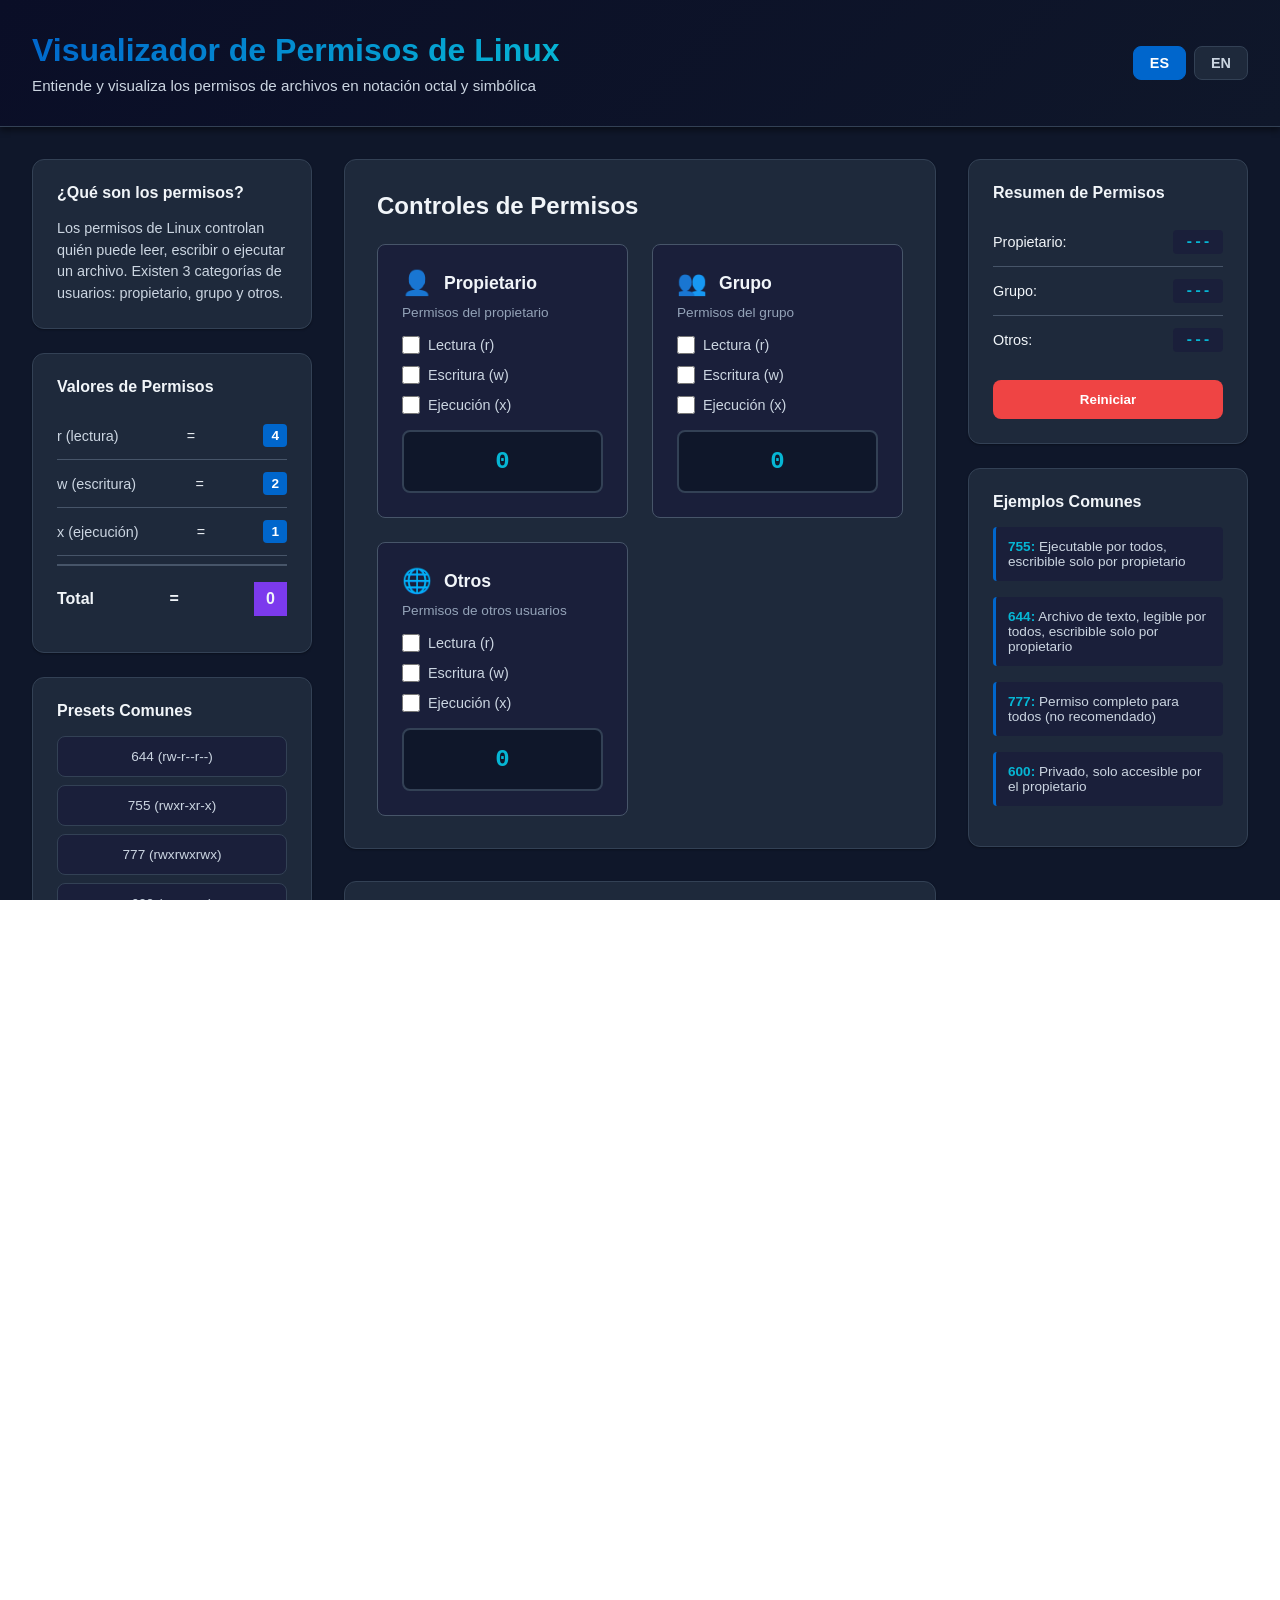
<file: mini-apps/linux-permissions-visualizer/index.html>
<!DOCTYPE html>
<html lang="es">
<head>
  <meta charset="UTF-8">
  <meta name="viewport" content="width=device-width, initial-scale=1.0">
  <title>Linux Permissions Visualizer</title>
  <link rel="stylesheet" href="index.css">
</head>
<body>
  <div class="container">
    <!-- Header -->
    <header class="header">
      <div class="header-content">
        <div class="title-section">
          <h1 id="header-title">Visualizador de Permisos de Linux</h1>
          <p id="header-subtitle">Entiende y visualiza los permisos de archivos en notación octal y simbólica</p>
        </div>
        <div class="language-buttons">
          <button id="btn-es" class="lang-btn active">ES</button>
          <button id="btn-en" class="lang-btn">EN</button>
        </div>
      </div>
    </header>

    <!-- Main Content -->
    <main class="main-content">
      <!-- Left Sidebar -->
      <aside class="sidebar">
        <div class="info-box">
          <h3 id="info-title">¿Qué son los permisos?</h3>
          <p id="info-description">Los permisos de Linux controlan quién puede leer, escribir o ejecutar un archivo. Existen 3 categorías de usuarios: propietario, grupo y otros.</p>
        </div>

        <div class="permission-values">
          <h4 id="perm-values-title">Valores de Permisos</h4>
          <div class="perm-value">
            <span id="perm-read-label">r (lectura)</span>
            <span class="value">=</span>
            <span class="number">4</span>
          </div>
          <div class="perm-value">
            <span id="perm-write-label">w (escritura)</span>
            <span class="value">=</span>
            <span class="number">2</span>
          </div>
          <div class="perm-value">
            <span id="perm-exec-label">x (ejecución)</span>
            <span class="value">=</span>
            <span class="number">1</span>
          </div>
          <div class="perm-total">
            <span id="perm-total-label">Total</span>
            <span class="value">=</span>
            <span class="number" id="total-value">0</span>
          </div>
        </div>

        <div class="quick-presets">
          <h4 id="presets-title">Presets Comunes</h4>
          <button class="preset-btn" data-octal="644" id="preset-644">644 (rw-r--r--)</button>
          <button class="preset-btn" data-octal="755" id="preset-755">755 (rwxr-xr-x)</button>
          <button class="preset-btn" data-octal="777" id="preset-777">777 (rwxrwxrwx)</button>
          <button class="preset-btn" data-octal="600" id="preset-600">600 (rw-------)</button>
          <button class="preset-btn" data-octal="700" id="preset-700">700 (rwx------)</button>
        </div>
      </aside>

      <!-- Center Content -->
      <section class="center-content">
        <!-- Permission Controls -->
        <div class="controls-section">
          <h2 id="controls-title">Controles de Permisos</h2>
          
          <div class="permission-grid">
            <!-- Owner Permissions -->
            <div class="permission-card">
              <div class="card-header">
                <span class="icon">👤</span>
                <h3 id="owner-title">Propietario</h3>
              </div>
              <p id="owner-desc">Permisos del propietario</p>
              <div class="checkbox-group">
                <label class="checkbox-label">
                  <input type="checkbox" class="perm-checkbox" data-category="owner" data-perm="read">
                  <span id="read-label">Lectura (r)</span>
                </label>
                <label class="checkbox-label">
                  <input type="checkbox" class="perm-checkbox" data-category="owner" data-perm="write">
                  <span id="write-label">Escritura (w)</span>
                </label>
                <label class="checkbox-label">
                  <input type="checkbox" class="perm-checkbox" data-category="owner" data-perm="exec">
                  <span id="exec-label">Ejecución (x)</span>
                </label>
              </div>
              <div class="octal-display" id="owner-octal">0</div>
            </div>

            <!-- Group Permissions -->
            <div class="permission-card">
              <div class="card-header">
                <span class="icon">👥</span>
                <h3 id="group-title">Grupo</h3>
              </div>
              <p id="group-desc">Permisos del grupo</p>
              <div class="checkbox-group">
                <label class="checkbox-label">
                  <input type="checkbox" class="perm-checkbox" data-category="group" data-perm="read">
                  <span id="read-label">Lectura (r)</span>
                </label>
                <label class="checkbox-label">
                  <input type="checkbox" class="perm-checkbox" data-category="group" data-perm="write">
                  <span id="write-label">Escritura (w)</span>
                </label>
                <label class="checkbox-label">
                  <input type="checkbox" class="perm-checkbox" data-category="group" data-perm="exec">
                  <span id="exec-label">Ejecución (x)</span>
                </label>
              </div>
              <div class="octal-display" id="group-octal">0</div>
            </div>

            <!-- Others Permissions -->
            <div class="permission-card">
              <div class="card-header">
                <span class="icon">🌐</span>
                <h3 id="others-title">Otros</h3>
              </div>
              <p id="others-desc">Permisos de otros usuarios</p>
              <div class="checkbox-group">
                <label class="checkbox-label">
                  <input type="checkbox" class="perm-checkbox" data-category="others" data-perm="read">
                  <span id="read-label">Lectura (r)</span>
                </label>
                <label class="checkbox-label">
                  <input type="checkbox" class="perm-checkbox" data-category="others" data-perm="write">
                  <span id="write-label">Escritura (w)</span>
                </label>
                <label class="checkbox-label">
                  <input type="checkbox" class="perm-checkbox" data-category="others" data-perm="exec">
                  <span id="exec-label">Ejecución (x)</span>
                </label>
              </div>
              <div class="octal-display" id="others-octal">0</div>
            </div>
          </div>
        </div>

        <!-- Results Section -->
        <div class="results-section">
          <h2 id="results-title">Resultados</h2>
          
          <div class="result-cards">
            <!-- Octal Notation -->
            <div class="result-card">
              <h3 id="octal-title">Notación Octal</h3>
              <div class="result-value" id="octal-result">000</div>
              <p id="octal-desc">Representación numérica de los permisos</p>
            </div>

            <!-- Symbolic Notation -->
            <div class="result-card">
              <h3 id="symbolic-title">Notación Simbólica</h3>
              <div class="result-value" id="symbolic-result">---------</div>
              <p id="symbolic-desc">Representación textual de los permisos</p>
            </div>

            <!-- chmod Command -->
            <div class="result-card">
              <h3 id="chmod-title">Comando chmod</h3>
              <div class="result-value command" id="chmod-result">chmod 000 filename</div>
              <p id="chmod-desc">Comando para aplicar estos permisos</p>
            </div>
          </div>

          <!-- File Preview -->
          <div class="file-preview">
            <h3 id="preview-title">Vista Previa del Archivo</h3>
            <div class="preview-content">
              <div class="file-icon" id="file-icon">📄</div>
              <div class="preview-info">
                <p id="preview-filename">filename.txt</p>
                <p id="preview-perms" class="preview-perms">---------</p>
                <p id="preview-meaning" class="preview-meaning">Sin permisos asignados</p>
              </div>
            </div>
          </div>
        </div>
      </section>

      <!-- Right Sidebar -->
      <aside class="sidebar-right">
        <div class="summary-box">
          <h3 id="summary-title">Resumen de Permisos</h3>
          <div class="summary-item">
            <span id="summary-owner-label">Propietario:</span>
            <span id="summary-owner-value" class="summary-value">---</span>
          </div>
          <div class="summary-item">
            <span id="summary-group-label">Grupo:</span>
            <span id="summary-group-value" class="summary-value">---</span>
          </div>
          <div class="summary-item">
            <span id="summary-others-label">Otros:</span>
            <span id="summary-others-value" class="summary-value">---</span>
          </div>
          <button id="reset-btn" class="reset-button">Reiniciar</button>
        </div>

        <div class="help-box">
          <h4 id="help-title">Ejemplos Comunes</h4>
          <div class="example">
            <p><strong>755:</strong> <span id="ex-755">Ejecutable por todos, escribible solo por propietario</span></p>
          </div>
          <div class="example">
            <p><strong>644:</strong> <span id="ex-644">Archivo de texto, legible por todos, escribible solo por propietario</span></p>
          </div>
          <div class="example">
            <p><strong>777:</strong> <span id="ex-777">Permiso completo para todos (no recomendado)</span></p>
          </div>
          <div class="example">
            <p><strong>600:</strong> <span id="ex-600">Privado, solo accesible por el propietario</span></p>
          </div>
        </div>
      </aside>
    </main>
  </div>

  <script src="script.js"></script>
</body>
</html>
</file>
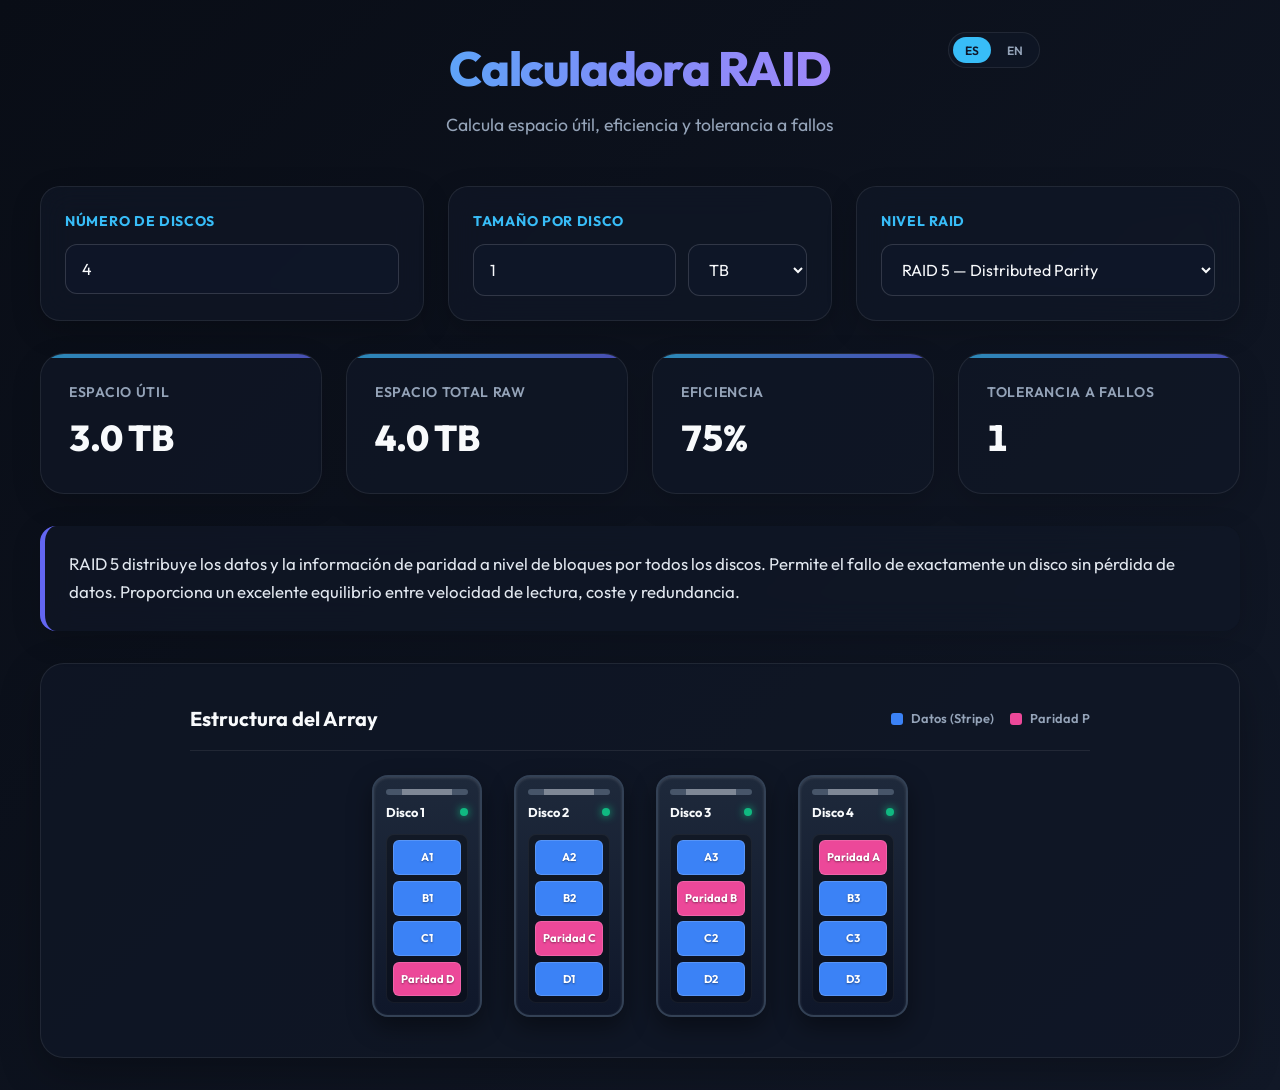
<file: mini-apps/raid-calculator/index.html>
<!DOCTYPE html>
<html lang="es">
<head>
  <meta charset="UTF-8">
  <meta name="viewport" content="width=device-width, initial-scale=1.0">
  <title>RAID Calculator — CompTIA A+ Storage Study Tool</title>
  <!-- Google Fonts for Outfit and Inter -->
  <link rel="preconnect" href="https://fonts.googleapis.com">
  <link rel="preconnect" href="https://fonts.gstatic.com" crossorigin>
  <link href="https://fonts.googleapis.com/css2?family=Inter:wght@400;500;600;700&family=Outfit:wght@400;600;700;800&display=swap" rel="stylesheet">
  <link rel="stylesheet" href="index.css">
</head>
<body>

  <header>
    <div class="lang-toggle">
      <button id="btn-es" class="lang-btn active">ES</button>
      <button id="btn-en" class="lang-btn">EN</button>
    </div>
    <h1 id="header-title">RAID Calculator</h1>
    <p id="header-subtitle">Calcula espacio útil, eficiencia y tolerancia a fallos</p>
  </header>

  <main>

    <!-- Validation Warning Banner -->
    <div id="warning-banner" class="warning-banner hidden">
      <svg viewBox="0 0 24 24">
        <path d="M12 2C6.48 2 2 6.48 2 12s4.48 10 10 10 10-4.48 10-10S17.52 2 12 2zm1 15h-2v-2h2v2zm0-4h-2V7h2v6z"/>
      </svg>
      <span id="warning-text">La configuración seleccionada no es válida.</span>
    </div>

    <section class="inputs">
      <div class="field">
        <label for="num-drives" id="label-num-drives">Número de discos</label>
        <input type="number" id="num-drives" min="1" value="4">
      </div>

      <div class="field">
        <label for="drive-size" id="label-drive-size">Tamaño por disco</label>
        <div class="size-input">
          <input type="number" id="drive-size" min="1" value="1">
          <select id="unit">
            <option value="GB">GB</option>
            <option value="TB" selected>TB</option>
          </select>
        </div>
      </div>

      <div class="field">
        <label for="raid-level" id="label-raid-level">Nivel RAID</label>
        <select id="raid-level">
          <option value="0">RAID 0 — Striping</option>
          <option value="1">RAID 1 — Mirroring</option>
          <option value="5" selected>RAID 5 — Distributed Parity</option>
          <option value="6">RAID 6 — Double Parity</option>
          <option value="10">RAID 10 — Stripe of Mirrors</option>
        </select>
      </div>
    </section>

    <section class="results">
      <div class="stat" id="stat-usable">
        <span class="stat-label" id="label-usable-space">Espacio útil</span>
        <span class="stat-value" id="usable-space">—</span>
      </div>
      <div class="stat" id="stat-total">
        <span class="stat-label" id="label-total-space">Espacio total raw</span>
        <span class="stat-value" id="total-space">—</span>
      </div>
      <div class="stat" id="stat-efficiency">
        <span class="stat-label" id="label-efficiency">Eficiencia</span>
        <span class="stat-value" id="efficiency">—</span>
      </div>
      <div class="stat" id="stat-fault">
        <span class="stat-label" id="label-fault-tolerance">Discos que pueden fallar</span>
        <span class="stat-value" id="fault-tolerance">—</span>
      </div>
    </section>

    <section class="description">
      <p id="raid-description">Selecciona un nivel RAID para ver la descripción.</p>
    </section>

    <section class="diagram">
      <div class="diagram-header">
        <span class="diagram-title" id="diagram-title">Estructura del Array</span>
        <div class="diagram-legend">
          <div class="legend-item">
            <div class="legend-color data"></div>
            <span id="legend-data">Datos (Stripe)</span>
          </div>
          <div class="legend-item" id="legend-mirror-item">
            <div class="legend-color mirror"></div>
            <span id="legend-mirror">Espejo (Mirror)</span>
          </div>
          <div class="legend-item" id="legend-parity-p-item">
            <div class="legend-color parity-p"></div>
            <span id="legend-parity-p">Paridad P</span>
          </div>
          <div class="legend-item" id="legend-parity-q-item">
            <div class="legend-color parity-q"></div>
            <span id="legend-parity-q">Paridad Q</span>
          </div>
        </div>
      </div>
      <div id="disk-visual"></div>
    </section>

  </main>

  <script src="script.js"></script>
</body>
</html>
</file>
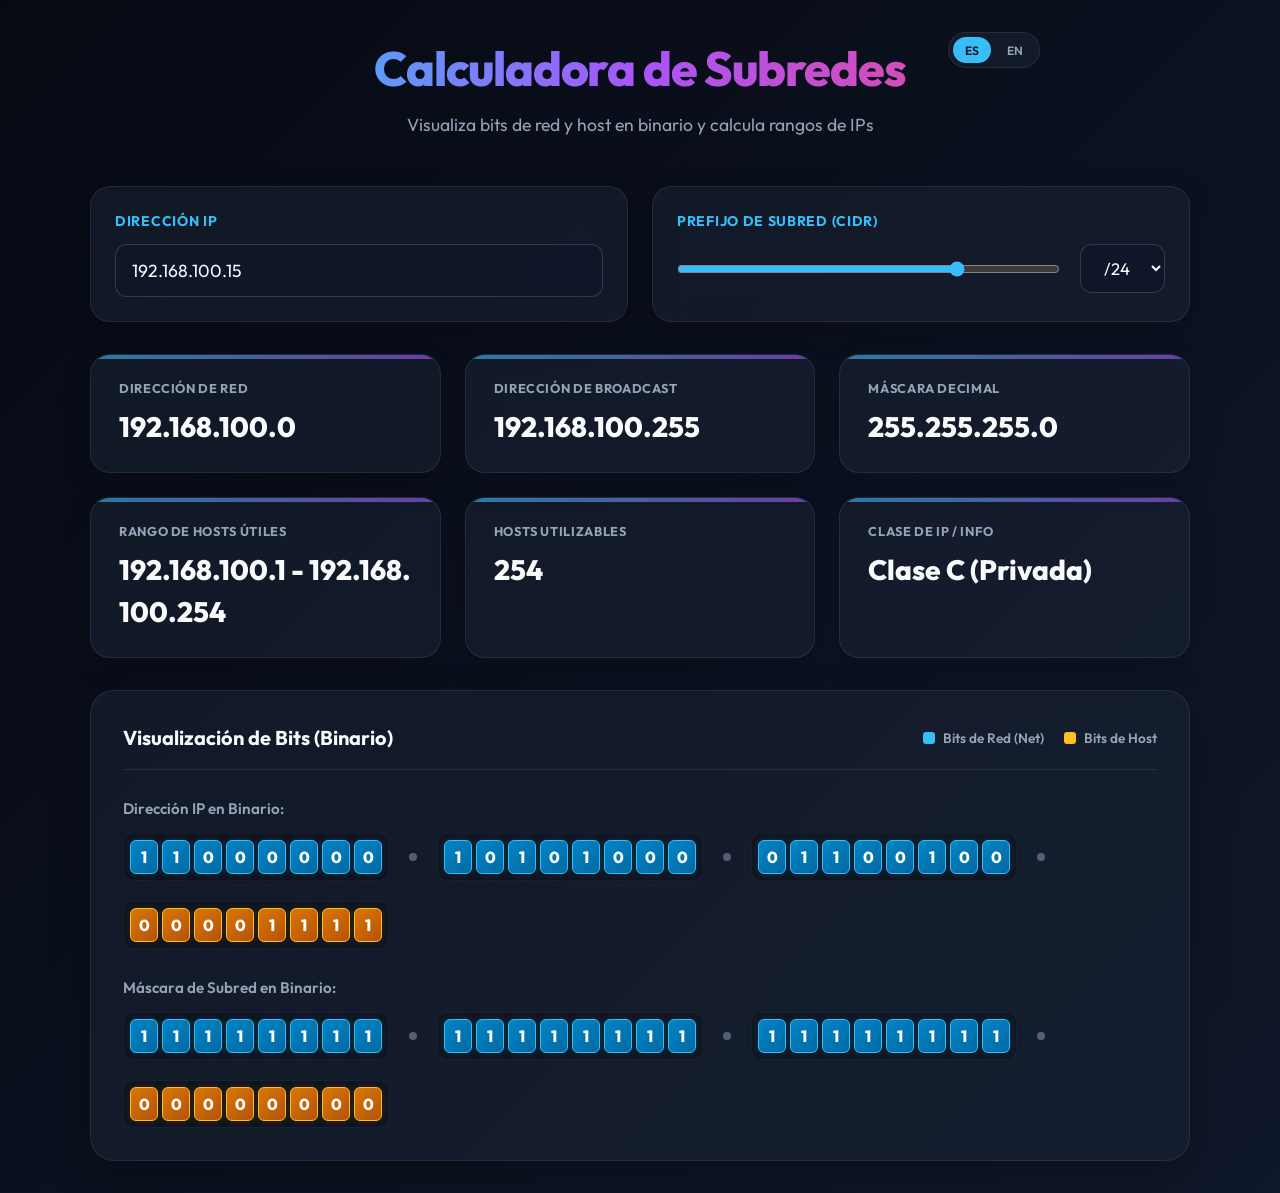
<file: mini-apps/subnet-calculator/index.html>
<!DOCTYPE html>
<html lang="es">
<head>
  <meta charset="UTF-8">
  <meta name="viewport" content="width=device-width, initial-scale=1.0">
  <title>IP Subnet Calculator — CompTIA A+ Networking Tool</title>
  <!-- Google Fonts for Outfit and Inter -->
  <link rel="preconnect" href="https://fonts.googleapis.com">
  <link rel="preconnect" href="https://fonts.gstatic.com" crossorigin>
  <link href="https://fonts.googleapis.com/css2?family=Inter:wght@400;500;600;700&family=Outfit:wght@400;600;700;800&display=swap" rel="stylesheet">
  <link rel="stylesheet" href="index.css">
</head>
<body>

  <header>
    <div class="lang-toggle">
      <button id="btn-es" class="lang-btn active">ES</button>
      <button id="btn-en" class="lang-btn">EN</button>
    </div>
    <h1 id="header-title">Subnet Calculator</h1>
    <p id="header-subtitle">Visualiza bits de red, host y calcula rangos de IPs</p>
  </header>

  <main>

    <!-- Validation Error Alert -->
    <div id="warning-banner" class="warning-banner hidden">
      <svg viewBox="0 0 24 24">
        <path d="M12 2C6.48 2 2 6.48 2 12s4.48 10 10 10 10-4.48 10-10S17.52 2 12 2zm1 15h-2v-2h2v2zm0-4h-2V7h2v6z"/>
      </svg>
      <span id="warning-text">Dirección IP inválida. Debe tener el formato X.X.X.X (0-255).</span>
    </div>

    <!-- Inputs Section -->
    <section class="inputs-grid">
      <div class="field">
        <label for="ip-address" id="label-ip-address">Dirección IP</label>
        <input type="text" id="ip-address" value="192.168.100.15" placeholder="e.g. 192.168.1.1">
      </div>

      <div class="field">
        <label for="cidr-prefix" id="label-cidr-prefix">Prefijo de Subred (CIDR)</label>
        <div class="cidr-control">
          <input type="range" id="cidr-slider" min="1" max="32" value="24">
          <select id="cidr-select"></select>
        </div>
      </div>
    </section>

    <!-- Results Cards -->
    <section class="results-grid">
      <div class="stat" id="stat-net">
        <span class="stat-label" id="label-net-ip">Dirección de Red</span>
        <span class="stat-value" id="net-ip">—</span>
      </div>
      <div class="stat" id="stat-broadcast">
        <span class="stat-label" id="label-broadcast-ip">Dirección de Broadcast</span>
        <span class="stat-value" id="broadcast-ip">—</span>
      </div>
      <div class="stat" id="stat-mask">
        <span class="stat-label" id="label-subnet-mask">Máscara Decimal</span>
        <span class="stat-value" id="subnet-mask">—</span>
      </div>
      <div class="stat" id="stat-range">
        <span class="stat-label" id="label-host-range">Rango de Hosts Útiles</span>
        <span class="stat-value" id="host-range">—</span>
      </div>
      <div class="stat" id="stat-hosts">
        <span class="stat-label" id="label-total-hosts">Hosts Utilizables</span>
        <span class="stat-value" id="total-hosts">—</span>
      </div>
      <div class="stat" id="stat-class">
        <span class="stat-label" id="label-ip-class">Clase de IP / Info</span>
        <span class="stat-value" id="ip-class">—</span>
      </div>
    </section>

    <!-- Binary Visualization -->
    <section class="visualizer-card">
      <div class="visualizer-header">
        <span class="visualizer-title" id="visualizer-title">Visualización de Bits (Binario)</span>
        <div class="visualizer-legend">
          <div class="legend-item">
            <div class="legend-color net"></div>
            <span id="legend-net">Bits de Red (Net)</span>
          </div>
          <div class="legend-item">
            <div class="legend-color host"></div>
            <span id="legend-host">Bits de Host</span>
          </div>
        </div>
      </div>

      <!-- IP Address Binary -->
      <div class="binary-section">
        <div class="binary-label">
          <span id="label-bin-ip">Dirección IP en Binario:</span>
        </div>
        <div class="octets-container" id="ip-binary-container">
          <!-- Dynamically populated by JS -->
        </div>
      </div>

      <!-- Subnet Mask Binary -->
      <div class="binary-section">
        <div class="binary-label">
          <span id="label-bin-mask">Máscara de Subred en Binario:</span>
        </div>
        <div class="octets-container" id="mask-binary-container">
          <!-- Dynamically populated by JS -->
        </div>
      </div>
    </section>

  </main>

  <script src="script.js"></script>
</body>
</html>
</file>
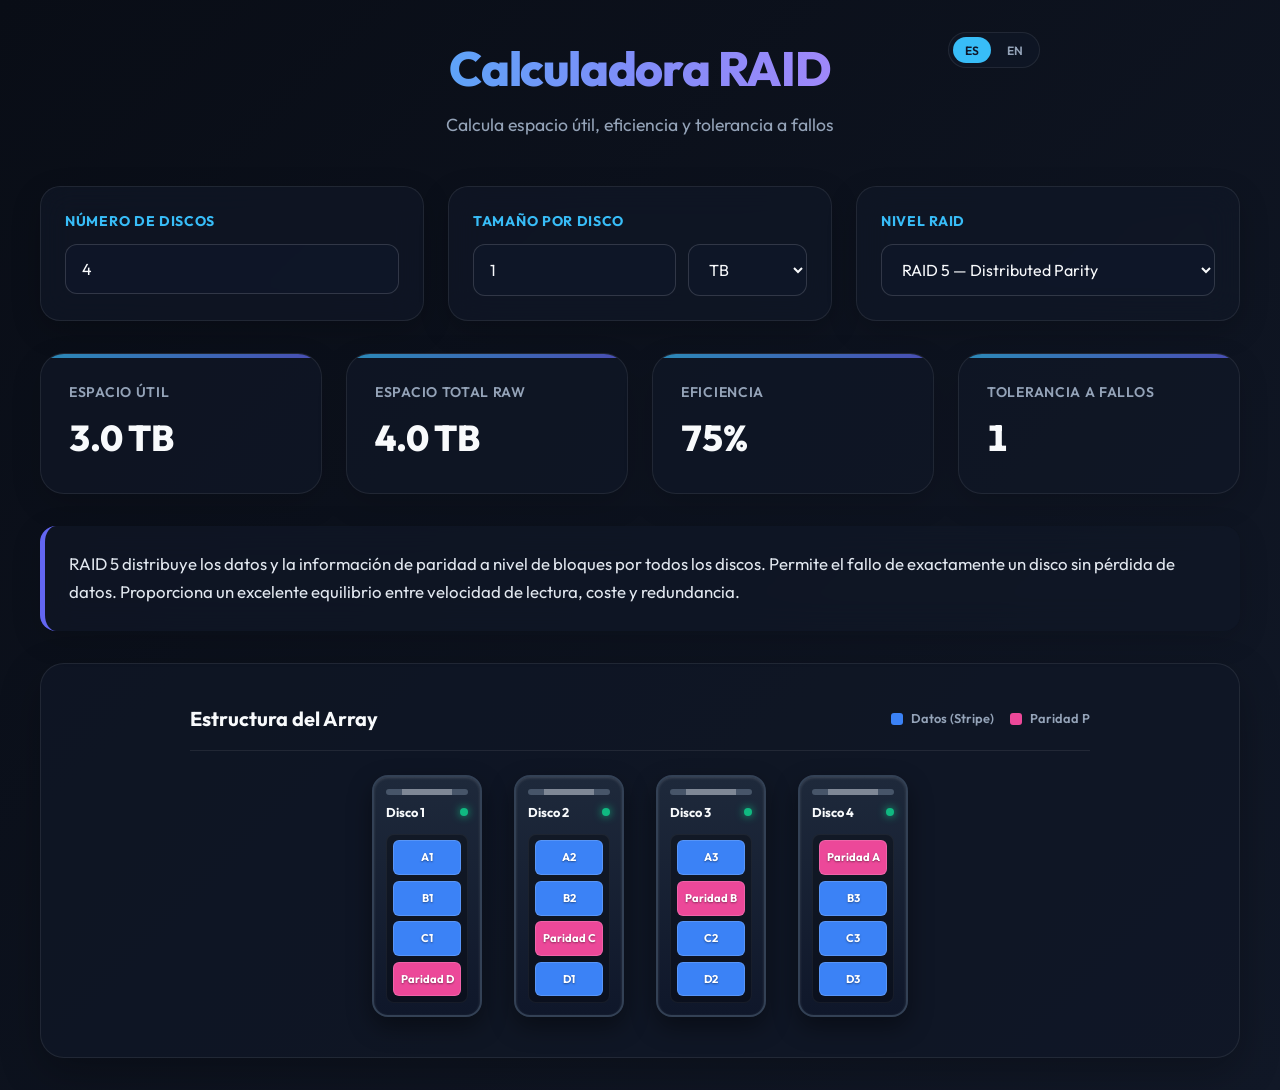
<file: tools/raid-calculator/index.html>
<!DOCTYPE html>
<html lang="es">
<head>
  <meta charset="UTF-8">
  <meta name="viewport" content="width=device-width, initial-scale=1.0">
  <title>RAID Calculator — Storage Capacity and Fault Tolerance Tool</title>
  <!-- Google Fonts for Outfit and Inter -->
  <link rel="preconnect" href="https://fonts.googleapis.com">
  <link rel="preconnect" href="https://fonts.gstatic.com" crossorigin>
  <link href="https://fonts.googleapis.com/css2?family=Inter:wght@400;500;600;700&family=Outfit:wght@400;600;700;800&display=swap" rel="stylesheet">
  <link rel="stylesheet" href="index.css">
</head>
<body>

  <header>
    <div class="lang-toggle">
      <button id="btn-es" class="lang-btn active">ES</button>
      <button id="btn-en" class="lang-btn">EN</button>
    </div>
    <h1 id="header-title">RAID Calculator</h1>
    <p id="header-subtitle">Calcula espacio útil, eficiencia y tolerancia a fallos</p>
  </header>

  <main>

    <!-- Validation Warning Banner -->
    <div id="warning-banner" class="warning-banner hidden">
      <svg viewBox="0 0 24 24">
        <path d="M12 2C6.48 2 2 6.48 2 12s4.48 10 10 10 10-4.48 10-10S17.52 2 12 2zm1 15h-2v-2h2v2zm0-4h-2V7h2v6z"/>
      </svg>
      <span id="warning-text">La configuración seleccionada no es válida.</span>
    </div>

    <section class="inputs">
      <div class="field">
        <label for="num-drives" id="label-num-drives">Número de discos</label>
        <input type="number" id="num-drives" min="1" value="4">
      </div>

      <div class="field">
        <label for="drive-size" id="label-drive-size">Tamaño por disco</label>
        <div class="size-input">
          <input type="number" id="drive-size" min="1" value="1">
          <select id="unit">
            <option value="GB">GB</option>
            <option value="TB" selected>TB</option>
          </select>
        </div>
      </div>

      <div class="field">
        <label for="raid-level" id="label-raid-level">Nivel RAID</label>
        <select id="raid-level">
          <option value="0">RAID 0 — Striping</option>
          <option value="1">RAID 1 — Mirroring</option>
          <option value="5" selected>RAID 5 — Distributed Parity</option>
          <option value="6">RAID 6 — Double Parity</option>
          <option value="10">RAID 10 — Stripe of Mirrors</option>
        </select>
      </div>
    </section>

    <section class="results">
      <div class="stat" id="stat-usable">
        <span class="stat-label" id="label-usable-space">Espacio útil</span>
        <span class="stat-value" id="usable-space">—</span>
      </div>
      <div class="stat" id="stat-total">
        <span class="stat-label" id="label-total-space">Espacio total raw</span>
        <span class="stat-value" id="total-space">—</span>
      </div>
      <div class="stat" id="stat-efficiency">
        <span class="stat-label" id="label-efficiency">Eficiencia</span>
        <span class="stat-value" id="efficiency">—</span>
      </div>
      <div class="stat" id="stat-fault">
        <span class="stat-label" id="label-fault-tolerance">Discos que pueden fallar</span>
        <span class="stat-value" id="fault-tolerance">—</span>
      </div>
    </section>

    <section class="description">
      <p id="raid-description">Selecciona un nivel RAID para ver la descripción.</p>
    </section>

    <section class="diagram">
      <div class="diagram-header">
        <span class="diagram-title" id="diagram-title">Estructura del Array</span>
        <div class="diagram-legend">
          <div class="legend-item">
            <div class="legend-color data"></div>
            <span id="legend-data">Datos (Stripe)</span>
          </div>
          <div class="legend-item" id="legend-mirror-item">
            <div class="legend-color mirror"></div>
            <span id="legend-mirror">Espejo (Mirror)</span>
          </div>
          <div class="legend-item" id="legend-parity-p-item">
            <div class="legend-color parity-p"></div>
            <span id="legend-parity-p">Paridad P</span>
          </div>
          <div class="legend-item" id="legend-parity-q-item">
            <div class="legend-color parity-q"></div>
            <span id="legend-parity-q">Paridad Q</span>
          </div>
        </div>
      </div>
      <div id="disk-visual"></div>
    </section>

  </main>

  <script src="script.js"></script>
</body>
</html>
</file>
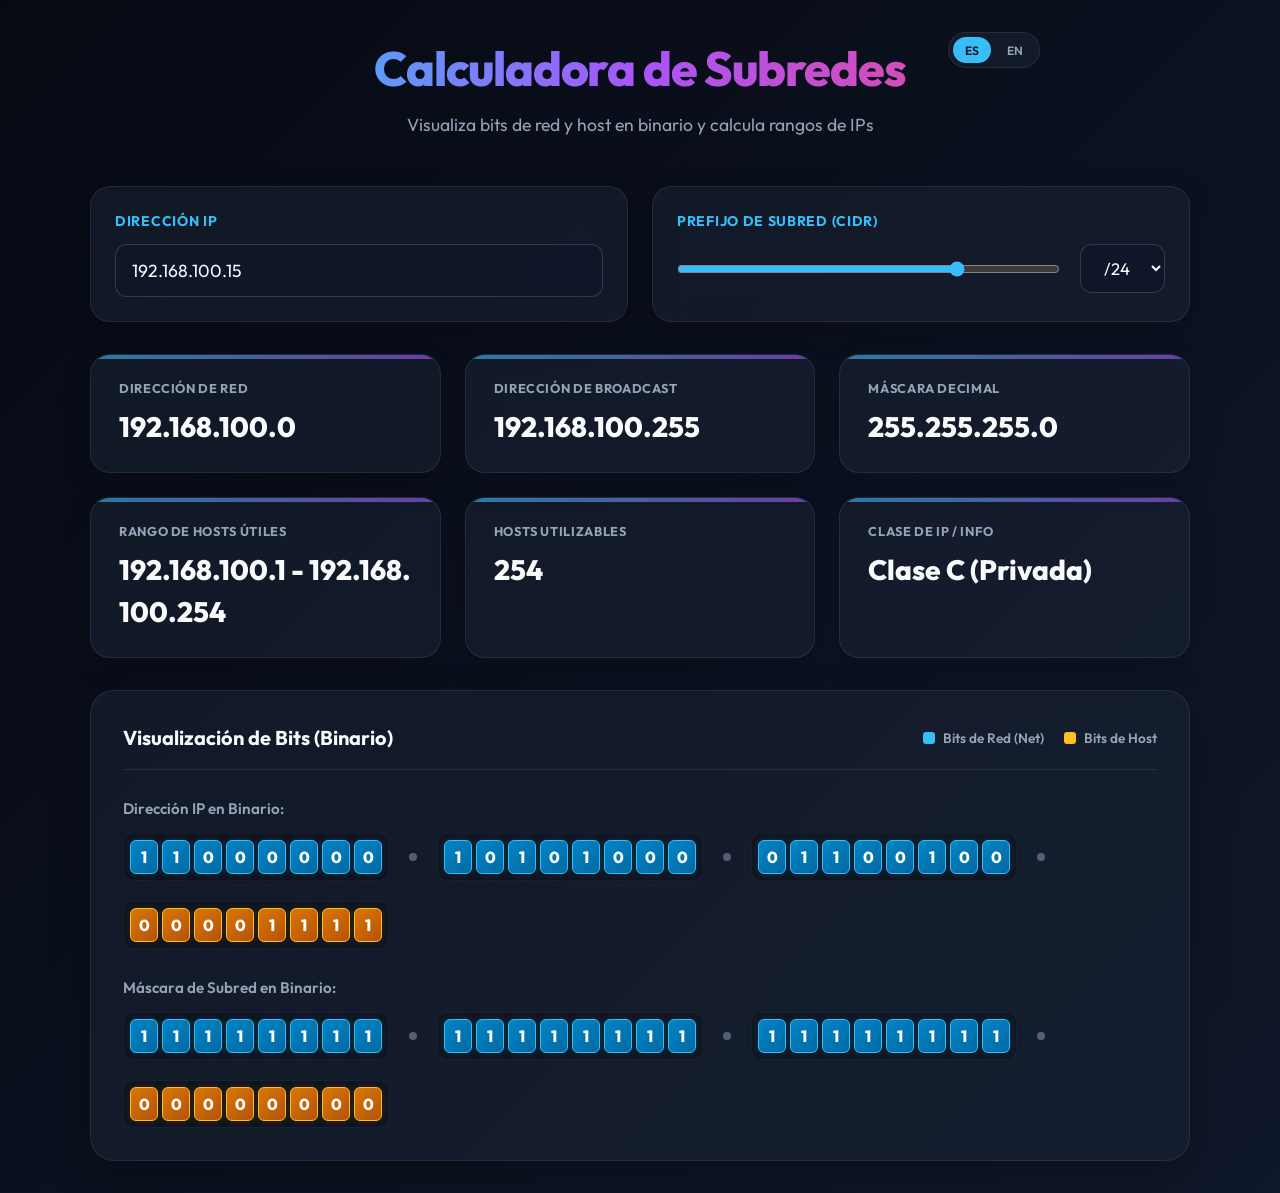
<file: tools/subnet-calculator/index.html>
<!DOCTYPE html>
<html lang="es">
<head>
  <meta charset="UTF-8">
  <meta name="viewport" content="width=device-width, initial-scale=1.0">
  <title>IP Subnet Calculator — IPv4 and CIDR Learning Tool</title>
  <!-- Google Fonts for Outfit and Inter -->
  <link rel="preconnect" href="https://fonts.googleapis.com">
  <link rel="preconnect" href="https://fonts.gstatic.com" crossorigin>
  <link href="https://fonts.googleapis.com/css2?family=Inter:wght@400;500;600;700&family=Outfit:wght@400;600;700;800&display=swap" rel="stylesheet">
  <link rel="stylesheet" href="index.css">
</head>
<body>

  <header>
    <div class="lang-toggle">
      <button id="btn-es" class="lang-btn active">ES</button>
      <button id="btn-en" class="lang-btn">EN</button>
    </div>
    <h1 id="header-title">Subnet Calculator</h1>
    <p id="header-subtitle">Visualiza bits de red, host y calcula rangos de IPs</p>
  </header>

  <main>

    <!-- Validation Error Alert -->
    <div id="warning-banner" class="warning-banner hidden">
      <svg viewBox="0 0 24 24">
        <path d="M12 2C6.48 2 2 6.48 2 12s4.48 10 10 10 10-4.48 10-10S17.52 2 12 2zm1 15h-2v-2h2v2zm0-4h-2V7h2v6z"/>
      </svg>
      <span id="warning-text">Dirección IP inválida. Debe tener el formato X.X.X.X (0-255).</span>
    </div>

    <!-- Inputs Section -->
    <section class="inputs-grid">
      <div class="field">
        <label for="ip-address" id="label-ip-address">Dirección IP</label>
        <input type="text" id="ip-address" value="192.168.100.15" placeholder="e.g. 192.168.1.1">
      </div>

      <div class="field">
        <label for="cidr-prefix" id="label-cidr-prefix">Prefijo de Subred (CIDR)</label>
        <div class="cidr-control">
          <input type="range" id="cidr-slider" min="1" max="32" value="24">
          <select id="cidr-select"></select>
        </div>
      </div>
    </section>

    <!-- Results Cards -->
    <section class="results-grid">
      <div class="stat" id="stat-net">
        <span class="stat-label" id="label-net-ip">Dirección de Red</span>
        <span class="stat-value" id="net-ip">—</span>
      </div>
      <div class="stat" id="stat-broadcast">
        <span class="stat-label" id="label-broadcast-ip">Dirección de Broadcast</span>
        <span class="stat-value" id="broadcast-ip">—</span>
      </div>
      <div class="stat" id="stat-mask">
        <span class="stat-label" id="label-subnet-mask">Máscara Decimal</span>
        <span class="stat-value" id="subnet-mask">—</span>
      </div>
      <div class="stat" id="stat-range">
        <span class="stat-label" id="label-host-range">Rango de Hosts Útiles</span>
        <span class="stat-value" id="host-range">—</span>
      </div>
      <div class="stat" id="stat-hosts">
        <span class="stat-label" id="label-total-hosts">Hosts Utilizables</span>
        <span class="stat-value" id="total-hosts">—</span>
      </div>
      <div class="stat" id="stat-class">
        <span class="stat-label" id="label-ip-class">Clase de IP / Info</span>
        <span class="stat-value" id="ip-class">—</span>
      </div>
    </section>

    <!-- Binary Visualization -->
    <section class="visualizer-card">
      <div class="visualizer-header">
        <span class="visualizer-title" id="visualizer-title">Visualización de Bits (Binario)</span>
        <div class="visualizer-legend">
          <div class="legend-item">
            <div class="legend-color net"></div>
            <span id="legend-net">Bits de Red (Net)</span>
          </div>
          <div class="legend-item">
            <div class="legend-color host"></div>
            <span id="legend-host">Bits de Host</span>
          </div>
        </div>
      </div>

      <!-- IP Address Binary -->
      <div class="binary-section">
        <div class="binary-label">
          <span id="label-bin-ip">Dirección IP en Binario:</span>
        </div>
        <div class="octets-container" id="ip-binary-container">
          <!-- Dynamically populated by JS -->
        </div>
      </div>

      <!-- Subnet Mask Binary -->
      <div class="binary-section">
        <div class="binary-label">
          <span id="label-bin-mask">Máscara de Subred en Binario:</span>
        </div>
        <div class="octets-container" id="mask-binary-container">
          <!-- Dynamically populated by JS -->
        </div>
      </div>
    </section>

  </main>

  <script src="script.js"></script>
</body>
</html>
</file>
<file: mini-apps/linux-permissions-visualizer/index.css>
/* ==========================================================================
   GLOBAL STYLES & VARIABLES
   ========================================================================== */

:root {
  --primary-color: #0066cc;
  --primary-dark: #0052a3;
  --secondary-color: #7c3aed;
  --accent-color: #06b6d4;
  --success-color: #10b981;
  --warning-color: #f59e0b;
  --danger-color: #ef4444;
  
  --bg-dark: #0f172a;
  --bg-darker: #0a0e27;
  --bg-card: #1e293b;
  --bg-input: #1a1f3a;
  
  --text-primary: #f1f5f9;
  --text-secondary: #cbd5e1;
  --text-muted: #94a3b8;
  
  --border-color: #334155;
  --border-light: #475569;
  
  --shadow-sm: 0 1px 2px rgba(0, 0, 0, 0.3);
  --shadow-md: 0 4px 6px rgba(0, 0, 0, 0.4);
  --shadow-lg: 0 10px 15px rgba(0, 0, 0, 0.5);
  
  --transition: all 0.3s ease;
}

* {
  margin: 0;
  padding: 0;
  box-sizing: border-box;
}

html, body {
  width: 100%;
  height: 100%;
  font-family: -apple-system, BlinkMacSystemFont, 'Segoe UI', 'Roboto', 'Oxygen',
    'Ubuntu', 'Cantarell', 'Fira Sans', 'Droid Sans', 'Helvetica Neue',
    sans-serif;
  -webkit-font-smoothing: antialiased;
  -moz-osx-font-smoothing: grayscale;
  background: linear-gradient(135deg, var(--bg-darker) 0%, var(--bg-dark) 100%);
  color: var(--text-primary);
  overflow-x: hidden;
}

/* ==========================================================================
   CONTAINER & LAYOUT
   ========================================================================== */

.container {
  display: flex;
  flex-direction: column;
  min-height: 100vh;
  background: var(--bg-dark);
}

.header {
  background: linear-gradient(135deg, var(--bg-darker) 0%, var(--bg-dark) 100%);
  border-bottom: 1px solid var(--border-color);
  padding: 2rem;
  box-shadow: var(--shadow-md);
}

.header-content {
  max-width: 1400px;
  margin: 0 auto;
  display: flex;
  justify-content: space-between;
  align-items: center;
  gap: 2rem;
}

.title-section h1 {
  font-size: 2rem;
  font-weight: 700;
  margin-bottom: 0.5rem;
  background: linear-gradient(135deg, var(--primary-color), var(--accent-color));
  -webkit-background-clip: text;
  -webkit-text-fill-color: transparent;
  background-clip: text;
}

.title-section p {
  color: var(--text-secondary);
  font-size: 0.95rem;
}

.language-buttons {
  display: flex;
  gap: 0.5rem;
}

.lang-btn {
  padding: 0.5rem 1rem;
  background: var(--bg-card);
  border: 1px solid var(--border-color);
  color: var(--text-secondary);
  border-radius: 0.5rem;
  cursor: pointer;
  transition: var(--transition);
  font-weight: 600;
  font-size: 0.9rem;
}

.lang-btn:hover {
  background: var(--bg-input);
  border-color: var(--primary-color);
}

.lang-btn.active {
  background: var(--primary-color);
  color: white;
  border-color: var(--primary-color);
}

.main-content {
  display: grid;
  grid-template-columns: 280px 1fr 280px;
  gap: 2rem;
  max-width: 1400px;
  margin: 0 auto;
  padding: 2rem;
  width: 100%;
  flex: 1;
}

/* ==========================================================================
   SIDEBAR STYLES
   ========================================================================== */

.sidebar, .sidebar-right {
  display: flex;
  flex-direction: column;
  gap: 1.5rem;
}

.info-box, .permission-values, .quick-presets, .summary-box, .help-box {
  background: var(--bg-card);
  border: 1px solid var(--border-color);
  border-radius: 0.75rem;
  padding: 1.5rem;
  box-shadow: var(--shadow-sm);
}

.info-box h3, .permission-values h4, .quick-presets h4, .summary-box h3, .help-box h4 {
  color: var(--text-primary);
  font-size: 1rem;
  margin-bottom: 1rem;
  font-weight: 600;
}

.info-box p {
  color: var(--text-secondary);
  font-size: 0.9rem;
  line-height: 1.5;
}

.perm-value {
  display: flex;
  justify-content: space-between;
  align-items: center;
  padding: 0.75rem 0;
  border-bottom: 1px solid var(--border-light);
  font-size: 0.9rem;
}

.perm-value:last-child {
  border-bottom: none;
}

.perm-value span:first-child {
  color: var(--text-secondary);
}

.perm-value .number {
  background: var(--primary-color);
  color: white;
  padding: 0.25rem 0.5rem;
  border-radius: 0.25rem;
  font-weight: 600;
  font-size: 0.85rem;
}

.perm-total {
  display: flex;
  justify-content: space-between;
  align-items: center;
  padding: 0.75rem 0;
  margin-top: 0.5rem;
  padding-top: 1rem;
  border-top: 2px solid var(--border-light);
  font-weight: 600;
}

.perm-total .number {
  background: var(--secondary-color);
  font-size: 1rem;
  padding: 0.5rem 0.75rem;
}

.preset-btn {
  width: 100%;
  padding: 0.75rem;
  background: var(--bg-input);
  border: 1px solid var(--border-color);
  color: var(--text-secondary);
  border-radius: 0.5rem;
  cursor: pointer;
  transition: var(--transition);
  font-size: 0.85rem;
  font-weight: 500;
  margin-bottom: 0.5rem;
}

.preset-btn:hover {
  background: var(--primary-color);
  border-color: var(--primary-color);
  color: white;
}

.preset-btn:last-child {
  margin-bottom: 0;
}

.reset-button {
  width: 100%;
  padding: 0.75rem;
  background: var(--danger-color);
  border: none;
  color: white;
  border-radius: 0.5rem;
  cursor: pointer;
  transition: var(--transition);
  font-weight: 600;
  margin-top: 1rem;
}

.reset-button:hover {
  background: #dc2626;
  transform: translateY(-2px);
  box-shadow: var(--shadow-md);
}

.summary-item {
  display: flex;
  justify-content: space-between;
  align-items: center;
  padding: 0.75rem 0;
  border-bottom: 1px solid var(--border-light);
  font-size: 0.9rem;
}

.summary-item:last-of-type {
  border-bottom: none;
}

.summary-value {
  background: var(--bg-input);
  padding: 0.25rem 0.75rem;
  border-radius: 0.25rem;
  font-family: 'Courier New', monospace;
  font-weight: 600;
  color: var(--accent-color);
}

.example {
  margin-bottom: 1rem;
  padding: 0.75rem;
  background: var(--bg-input);
  border-left: 3px solid var(--primary-color);
  border-radius: 0.25rem;
}

.example p {
  font-size: 0.85rem;
  color: var(--text-secondary);
}

.example strong {
  color: var(--accent-color);
}

/* ==========================================================================
   CENTER CONTENT
   ========================================================================== */

.center-content {
  display: flex;
  flex-direction: column;
  gap: 2rem;
}

.controls-section, .results-section {
  background: var(--bg-card);
  border: 1px solid var(--border-color);
  border-radius: 0.75rem;
  padding: 2rem;
  box-shadow: var(--shadow-sm);
}

.controls-section h2, .results-section h2 {
  font-size: 1.5rem;
  margin-bottom: 1.5rem;
  color: var(--text-primary);
  font-weight: 600;
}

.permission-grid {
  display: grid;
  grid-template-columns: repeat(auto-fit, minmax(200px, 1fr));
  gap: 1.5rem;
}

.permission-card {
  background: var(--bg-input);
  border: 1px solid var(--border-light);
  border-radius: 0.5rem;
  padding: 1.5rem;
  transition: var(--transition);
}

.permission-card:hover {
  border-color: var(--primary-color);
  box-shadow: 0 0 15px rgba(0, 102, 204, 0.2);
}

.card-header {
  display: flex;
  align-items: center;
  gap: 0.75rem;
  margin-bottom: 0.5rem;
}

.card-header .icon {
  font-size: 1.5rem;
}

.card-header h3 {
  font-size: 1.1rem;
  color: var(--text-primary);
  font-weight: 600;
}

.permission-card p {
  color: var(--text-muted);
  font-size: 0.85rem;
  margin-bottom: 1rem;
}

.checkbox-group {
  display: flex;
  flex-direction: column;
  gap: 0.75rem;
  margin-bottom: 1rem;
}

.checkbox-label {
  display: flex;
  align-items: center;
  gap: 0.5rem;
  cursor: pointer;
  color: var(--text-secondary);
  font-size: 0.9rem;
  transition: var(--transition);
}

.checkbox-label:hover {
  color: var(--text-primary);
}

.checkbox-label input[type="checkbox"] {
  width: 18px;
  height: 18px;
  cursor: pointer;
  accent-color: var(--primary-color);
}

.octal-display {
  background: var(--bg-dark);
  border: 2px solid var(--border-color);
  border-radius: 0.5rem;
  padding: 1rem;
  text-align: center;
  font-size: 1.5rem;
  font-weight: 700;
  color: var(--accent-color);
  font-family: 'Courier New', monospace;
  transition: var(--transition);
}

.octal-display.updated {
  border-color: var(--primary-color);
  background: rgba(0, 102, 204, 0.1);
}

.result-cards {
  display: grid;
  grid-template-columns: repeat(auto-fit, minmax(250px, 1fr));
  gap: 1.5rem;
  margin-bottom: 2rem;
}

.result-card {
  background: var(--bg-input);
  border: 1px solid var(--border-light);
  border-radius: 0.5rem;
  padding: 1.5rem;
  text-align: center;
}

.result-card h3 {
  font-size: 0.95rem;
  color: var(--text-secondary);
  margin-bottom: 1rem;
  font-weight: 600;
  text-transform: uppercase;
  letter-spacing: 0.05em;
}

.result-value {
  background: var(--bg-dark);
  border: 2px solid var(--border-color);
  border-radius: 0.5rem;
  padding: 1.5rem;
  font-size: 1.75rem;
  font-weight: 700;
  color: var(--accent-color);
  font-family: 'Courier New', monospace;
  margin-bottom: 0.75rem;
  word-break: break-all;
  transition: var(--transition);
}

.result-value.command {
  font-size: 1.1rem;
  color: var(--success-color);
  cursor: pointer;
}

.result-value.command:hover {
  background: rgba(16, 185, 129, 0.1);
  border-color: var(--success-color);
}

.result-card p {
  color: var(--text-muted);
  font-size: 0.85rem;
}

.file-preview {
  background: var(--bg-input);
  border: 1px solid var(--border-light);
  border-radius: 0.5rem;
  padding: 1.5rem;
}

.file-preview h3 {
  font-size: 1rem;
  color: var(--text-primary);
  margin-bottom: 1rem;
  font-weight: 600;
}

.preview-content {
  display: flex;
  align-items: center;
  gap: 1.5rem;
  padding: 1.5rem;
  background: var(--bg-dark);
  border-radius: 0.5rem;
  border: 1px solid var(--border-color);
}

.file-icon {
  font-size: 3rem;
  min-width: 60px;
  text-align: center;
}

.preview-info {
  flex: 1;
}

.preview-info p {
  margin: 0.25rem 0;
  font-size: 0.95rem;
}

#preview-filename {
  color: var(--text-primary);
  font-weight: 600;
  font-family: 'Courier New', monospace;
}

.preview-perms {
  color: var(--accent-color);
  font-family: 'Courier New', monospace;
  font-weight: 600;
}

.preview-meaning {
  color: var(--text-muted);
  font-size: 0.85rem;
  font-style: italic;
}

/* ==========================================================================
   RESPONSIVE DESIGN
   ========================================================================== */

@media (max-width: 1024px) {
  .main-content {
    grid-template-columns: 1fr;
    gap: 1.5rem;
  }

  .sidebar, .sidebar-right {
    display: grid;
    grid-template-columns: repeat(2, 1fr);
    gap: 1rem;
  }

  .permission-grid {
    grid-template-columns: repeat(2, 1fr);
  }
}

@media (max-width: 768px) {
  .header-content {
    flex-direction: column;
    align-items: flex-start;
  }

  .title-section h1 {
    font-size: 1.5rem;
  }

  .permission-grid {
    grid-template-columns: 1fr;
  }

  .result-cards {
    grid-template-columns: 1fr;
  }

  .sidebar, .sidebar-right {
    grid-template-columns: 1fr;
  }

  .preview-content {
    flex-direction: column;
    text-align: center;
  }
}

@media (max-width: 480px) {
  .main-content {
    padding: 1rem;
  }

  .header {
    padding: 1rem;
  }

  .controls-section, .results-section {
    padding: 1rem;
  }

  .title-section h1 {
    font-size: 1.25rem;
  }

  .result-value {
    font-size: 1.25rem;
  }
}

/* ==========================================================================
   ANIMATIONS & TRANSITIONS
   ========================================================================== */

@keyframes slideIn {
  from {
    opacity: 0;
    transform: translateY(10px);
  }
  to {
    opacity: 1;
    transform: translateY(0);
  }
}

.permission-card, .result-card, .info-box {
  animation: slideIn 0.3s ease-out;
}

/* ==========================================================================
   UTILITY CLASSES
   ========================================================================== */

.hidden {
  display: none !important;
}

.text-center {
  text-align: center;
}

.mt-1 {
  margin-top: 0.5rem;
}

.mt-2 {
  margin-top: 1rem;
}

.mb-1 {
  margin-bottom: 0.5rem;
}

.mb-2 {
  margin-bottom: 1rem;
}
</file>
<file: mini-apps/raid-calculator/index.css>
/* ==========================================================================
   CSS Custom Properties & Design System
   ========================================================================== */
:root {
  --font-family: 'Outfit', 'Inter', system-ui, -apple-system, sans-serif;
  
  /* Color Palette */
  --bg-gradient: linear-gradient(135deg, #090d16 0%, #111827 100%);
  --panel-bg: rgba(17, 24, 39, 0.7);
  --panel-border: rgba(255, 255, 255, 0.08);
  
  --primary: #38bdf8;
  --primary-glow: rgba(56, 189, 248, 0.15);
  --secondary: #6366f1;
  --secondary-glow: rgba(99, 102, 241, 0.15);
  
  --text-main: #f8fafc;
  --text-muted: #94a3b8;
  
  /* State Colors */
  --color-success: #10b981;
  --color-success-bg: rgba(16, 185, 129, 0.1);
  --color-warning: #f59e0b;
  --color-warning-bg: rgba(245, 158, 11, 0.1);
  --color-danger: #ef4444;
  --color-danger-bg: rgba(239, 68, 68, 0.15);
  
  /* Blocks Color-Coding */
  --block-data: #3b82f6;
  --block-mirror: #818cf8;
  --block-parity-p: #ec4899;
  --block-parity-q: #a855f7;
  --block-empty: #475569;
  
  /* Animations */
  --transition-fast: 0.2s ease;
  --transition-normal: 0.3s cubic-bezier(0.4, 0, 0.2, 1);
}

/* ==========================================================================
   Reset & Base Styles
   ========================================================================== */
* {
  margin: 0;
  padding: 0;
  box-sizing: border-box;
}

body {
  font-family: var(--font-family);
  background: var(--bg-gradient);
  color: var(--text-main);
  min-height: 100vh;
  padding: 2rem 1.5rem;
  line-height: 1.5;
  -webkit-font-smoothing: antialiased;
}

/* ==========================================================================
   Typography & Headers
   ========================================================================== */
header {
  text-align: center;
  max-width: 800px;
  margin: 0 auto 3rem auto;
  position: relative;
}

header h1 {
  font-size: 3rem;
  font-weight: 800;
  letter-spacing: -0.025em;
  background: linear-gradient(to right, #38bdf8, #818cf8, #c084fc);
  -webkit-background-clip: text;
  background-clip: text;
  color: transparent;
  margin-bottom: 0.5rem;
}

header p {
  color: var(--text-muted);
  font-size: 1.1rem;
  font-weight: 400;
}

/* Lang Switcher */
.lang-toggle {
  position: absolute;
  top: 0;
  right: 0;
  background: var(--panel-bg);
  border: 1px solid var(--panel-border);
  border-radius: 9999px;
  padding: 0.25rem;
  display: flex;
  gap: 0.25rem;
}

.lang-btn {
  background: transparent;
  border: none;
  color: var(--text-muted);
  font-family: var(--font-family);
  font-size: 0.75rem;
  font-weight: 600;
  padding: 0.35rem 0.75rem;
  border-radius: 9999px;
  cursor: pointer;
  transition: var(--transition-fast);
}

.lang-btn.active {
  background: var(--primary);
  color: #0f172a;
}

/* ==========================================================================
   Layout Containers
   ========================================================================== */
main {
  max-width: 1200px;
  margin: 0 auto;
  display: flex;
  flex-direction: column;
  gap: 2rem;
}

/* ==========================================================================
   Inputs Section
   ========================================================================== */
.inputs {
  display: grid;
  grid-template-columns: repeat(auto-fit, minmax(280px, 1fr));
  gap: 1.5rem;
}

.field {
  background: var(--panel-bg);
  backdrop-filter: blur(16px);
  -webkit-backdrop-filter: blur(16px);
  border: 1px solid var(--panel-border);
  border-radius: 20px;
  padding: 1.5rem;
  box-shadow: 0 10px 30px rgba(0, 0, 0, 0.2);
  transition: border-color var(--transition-normal);
}

.field:focus-within {
  border-color: rgba(56, 189, 248, 0.4);
}

.field label {
  display: block;
  margin-bottom: 0.75rem;
  color: var(--primary);
  font-size: 0.875rem;
  font-weight: 700;
  text-transform: uppercase;
  letter-spacing: 0.05em;
}

.field input,
.field select {
  width: 100%;
  padding: 0.85rem 1rem;
  border: 1px solid rgba(255, 255, 255, 0.15);
  border-radius: 12px;
  background: rgba(15, 23, 42, 0.8);
  color: var(--text-main);
  font-family: var(--font-family);
  font-size: 1rem;
  outline: none;
  transition: all var(--transition-fast);
}

.field input:focus,
.field select:focus {
  border-color: var(--primary);
  box-shadow: 0 0 0 3px var(--primary-glow);
}

.size-input {
  display: flex;
  gap: 0.75rem;
}

.size-input input {
  flex: 3;
}

.size-input select {
  flex: 1.5;
  min-width: 90px;
}

/* ==========================================================================
   Alerts & Warnings
   ========================================================================== */
.warning-banner {
  background: var(--color-danger-bg);
  border: 1px solid rgba(239, 68, 68, 0.3);
  border-radius: 16px;
  padding: 1.25rem 1.5rem;
  display: flex;
  align-items: center;
  gap: 1rem;
  color: #fca5a5;
  font-weight: 500;
  transition: all var(--transition-normal);
  animation: fadeIn 0.3s ease-out;
}

.warning-banner.hidden {
  display: none !important;
}

.warning-banner svg {
  flex-shrink: 0;
  width: 24px;
  height: 24px;
  fill: var(--color-danger);
}

/* ==========================================================================
   Metrics / Results Grid
   ========================================================================== */
.results {
  display: grid;
  grid-template-columns: repeat(auto-fit, minmax(220px, 1fr));
  gap: 1.5rem;
}

.stat {
  background: var(--panel-bg);
  border: 1px solid var(--panel-border);
  padding: 1.75rem;
  border-radius: 24px;
  position: relative;
  overflow: hidden;
  box-shadow: 0 10px 30px rgba(0, 0, 0, 0.15);
  transition: all var(--transition-normal);
}

.stat::before {
  content: '';
  position: absolute;
  top: 0;
  left: 0;
  width: 100%;
  height: 4px;
  background: linear-gradient(90deg, var(--primary), var(--secondary));
  opacity: 0.7;
}

.stat:hover {
  transform: translateY(-5px);
  border-color: rgba(255, 255, 255, 0.15);
  box-shadow: 0 15px 35px rgba(0, 0, 0, 0.25);
}

.stat-label {
  display: block;
  margin-bottom: 0.5rem;
  color: var(--text-muted);
  font-size: 0.875rem;
  font-weight: 600;
  text-transform: uppercase;
  letter-spacing: 0.05em;
}

.stat-value {
  font-size: 2.25rem;
  font-weight: 800;
  color: var(--text-main);
  font-feature-settings: "tnum";
}

/* Error/Warning metric state */
.stat.error-state::before {
  background: var(--color-danger);
}
.stat.error-state .stat-value {
  color: var(--color-danger);
}

/* ==========================================================================
   Description Block
   ========================================================================== */
.description {
  background: var(--panel-bg);
  backdrop-filter: blur(16px);
  -webkit-backdrop-filter: blur(16px);
  border-left: 5px solid var(--secondary);
  border-radius: 16px;
  padding: 1.5rem;
  box-shadow: 0 8px 30px rgba(0, 0, 0, 0.15);
}

.description p {
  color: #e2e8f0;
  line-height: 1.7;
  font-size: 1.05rem;
}

/* ==========================================================================
   Visual Diagram (Array & Disks)
   ========================================================================== */
.diagram {
  background: var(--panel-bg);
  border: 1px solid var(--panel-border);
  border-radius: 24px;
  padding: 2.5rem 1.5rem;
  box-shadow: 0 15px 40px rgba(0, 0, 0, 0.25);
  display: flex;
  flex-direction: column;
  align-items: center;
  gap: 1.5rem;
}

.diagram-header {
  width: 100%;
  max-width: 900px;
  display: flex;
  justify-content: space-between;
  align-items: center;
  flex-wrap: wrap;
  gap: 1rem;
  border-bottom: 1px solid rgba(255, 255, 255, 0.08);
  padding-bottom: 1rem;
}

.diagram-title {
  font-size: 1.25rem;
  font-weight: 700;
  color: var(--text-main);
}

/* Legend of Blocks */
.diagram-legend {
  display: flex;
  gap: 1rem;
  flex-wrap: wrap;
}

.legend-item {
  display: flex;
  align-items: center;
  gap: 0.5rem;
  font-size: 0.8rem;
  font-weight: 600;
  color: var(--text-muted);
}

.legend-color {
  width: 12px;
  height: 12px;
  border-radius: 3px;
}

.legend-color.data { background: var(--block-data); }
.legend-color.mirror { background: var(--block-mirror); }
.legend-color.parity-p { background: var(--block-parity-p); }
.legend-color.parity-q { background: var(--block-parity-q); }

#disk-visual {
  display: flex;
  justify-content: center;
  align-items: flex-start;
  flex-wrap: wrap;
  gap: 2rem;
  width: 100%;
  max-width: 1000px;
  perspective: 1000px;
}

/* Sub-group mirroring wrapper for RAID 10 */
.disk-group {
  border: 2px dashed rgba(255, 255, 255, 0.1);
  border-radius: 20px;
  padding: 1rem;
  background: rgba(255, 255, 255, 0.02);
  display: flex;
  gap: 1rem;
  position: relative;
  transition: all var(--transition-normal);
}

.disk-group:hover {
  border-color: rgba(99, 102, 241, 0.4);
  background: rgba(99, 102, 241, 0.03);
}

.disk-group::after {
  content: attr(data-group-label);
  position: absolute;
  bottom: -22px;
  left: 50%;
  transform: translateX(-50%);
  font-size: 0.75rem;
  font-weight: 700;
  color: var(--text-muted);
  white-space: nowrap;
}

/* Physical HDD Simulation Card */
.disk {
  width: 110px;
  background: linear-gradient(180deg, #1e293b 0%, #0f172a 100%);
  border: 2px solid #334155;
  border-radius: 16px;
  box-shadow: 
    0 10px 25px rgba(0, 0, 0, 0.4),
    inset 0 1px 3px rgba(255, 255, 255, 0.15);
  display: flex;
  flex-direction: column;
  padding: 0.75rem;
  transition: all var(--transition-normal);
  position: relative;
}

.disk:hover {
  transform: translateY(-8px) scale(1.03);
  border-color: var(--primary);
  box-shadow: 
    0 15px 35px rgba(56, 189, 248, 0.25),
    inset 0 1px 3px rgba(255, 255, 255, 0.25);
}

.disk.warning-state {
  opacity: 0.4;
  border-color: var(--color-danger);
  filter: grayscale(1);
}

/* Disk physical parts */
.disk-plate {
  height: 6px;
  background: #475569;
  border-radius: 3px;
  margin-bottom: 0.5rem;
  position: relative;
  overflow: hidden;
}

.disk-plate::before {
  content: '';
  position: absolute;
  top: 0;
  left: 20%;
  width: 60%;
  height: 100%;
  background: rgba(255, 255, 255, 0.3);
}

.disk-info {
  display: flex;
  justify-content: space-between;
  align-items: center;
  margin-bottom: 0.75rem;
}

.disk-name {
  font-size: 0.8rem;
  font-weight: 700;
  color: var(--text-main);
}

.disk-status {
  width: 8px;
  height: 8px;
  border-radius: 50%;
  background: var(--color-success);
  box-shadow: 0 0 8px var(--color-success);
  transition: background var(--transition-fast);
}

.disk.warning-state .disk-status {
  background: var(--color-danger);
  box-shadow: 0 0 8px var(--color-danger);
}

/* Disk internal blocks storage representation */
.disk-blocks {
  display: flex;
  flex-direction: column;
  gap: 0.35rem;
  background: rgba(0, 0, 0, 0.3);
  padding: 0.35rem;
  border-radius: 8px;
  border: 1px solid rgba(255, 255, 255, 0.05);
}

.block {
  font-size: 0.7rem;
  font-weight: 700;
  text-align: center;
  padding: 0.5rem 0.25rem;
  border-radius: 6px;
  color: white;
  text-shadow: 0 1px 2px rgba(0, 0, 0, 0.4);
  transition: all var(--transition-fast);
  cursor: default;
}

.block.data {
  background: var(--block-data);
  border: 1px solid rgba(255, 255, 255, 0.15);
}

.block.mirror {
  background: var(--block-mirror);
  border: 1px solid rgba(255, 255, 255, 0.15);
}

.block.parity-p {
  background: var(--block-parity-p);
  border: 1px solid rgba(255, 255, 255, 0.15);
}

.block.parity-q {
  background: var(--block-parity-q);
  border: 1px solid rgba(255, 255, 255, 0.15);
}

.block.empty {
  background: var(--block-empty);
  border: 1px dotted rgba(255, 255, 255, 0.1);
  color: var(--text-muted);
}

.block:hover {
  filter: brightness(1.2);
  transform: scale(1.05);
}

/* ==========================================================================
   Animations
   ========================================================================== */
@keyframes fadeIn {
  from {
    opacity: 0;
    transform: translateY(-8px);
  }
  to {
    opacity: 1;
    transform: translateY(0);
  }
}

/* ==========================================================================
   Responsive Adaptability
   ========================================================================== */
@media (max-width: 768px) {
  body {
    padding: 1.5rem 1rem;
  }

  header h1 {
    font-size: 2.25rem;
  }

  .stat-value {
    font-size: 1.75rem;
  }

  .inputs {
    grid-template-columns: 1fr;
  }

  .disk {
    width: 90px;
  }

  .block {
    font-size: 0.65rem;
    padding: 0.4rem 0.2rem;
  }
}
</file>
<file: mini-apps/subnet-calculator/index.css>
/* ==========================================================================
   CSS Custom Properties & Design System
   ========================================================================== */
:root {
  --font-family: 'Outfit', 'Inter', system-ui, -apple-system, sans-serif;
  
  /* Color Palette */
  --bg-gradient: linear-gradient(135deg, #070a13 0%, #0f172a 100%);
  --panel-bg: rgba(30, 41, 59, 0.45);
  --panel-border: rgba(255, 255, 255, 0.08);
  
  --primary: #38bdf8;
  --primary-glow: rgba(56, 189, 248, 0.15);
  --secondary: #a855f7;
  --secondary-glow: rgba(168, 85, 247, 0.15);
  
  --text-main: #f8fafc;
  --text-muted: #94a3b8;
  
  /* State Colors */
  --color-success: #10b981;
  --color-warning: #f59e0b;
  --color-danger: #ef4444;
  --color-danger-bg: rgba(239, 68, 68, 0.12);
  
  /* Bits Color Coding */
  --bit-net-bg: linear-gradient(135deg, #0284c7 0%, #0369a1 100%);
  --bit-net-border: #38bdf8;
  --bit-host-bg: linear-gradient(135deg, #d97706 0%, #b45309 100%);
  --bit-host-border: #fbbf24;
  --bit-empty-bg: #334155;
  --bit-empty-border: #475569;
  
  /* Animations */
  --transition-fast: 0.15s ease;
  --transition-normal: 0.3s cubic-bezier(0.4, 0, 0.2, 1);
}

/* ==========================================================================
   Reset & Base Styles
   ========================================================================== */
* {
  margin: 0;
  padding: 0;
  box-sizing: border-box;
}

body {
  font-family: var(--font-family);
  background: var(--bg-gradient);
  color: var(--text-main);
  min-height: 100vh;
  padding: 2rem 1.5rem;
  line-height: 1.5;
  -webkit-font-smoothing: antialiased;
}

/* ==========================================================================
   Header & Lang Selector
   ========================================================================== */
header {
  text-align: center;
  max-width: 800px;
  margin: 0 auto 3rem auto;
  position: relative;
}

header h1 {
  font-size: 3rem;
  font-weight: 800;
  letter-spacing: -0.025em;
  background: linear-gradient(to right, #38bdf8, #a855f7, #ec4899);
  -webkit-background-clip: text;
  background-clip: text;
  color: transparent;
  margin-bottom: 0.5rem;
}

header p {
  color: var(--text-muted);
  font-size: 1.1rem;
  font-weight: 400;
}

/* Lang Switcher */
.lang-toggle {
  position: absolute;
  top: 0;
  right: 0;
  background: var(--panel-bg);
  border: 1px solid var(--panel-border);
  border-radius: 9999px;
  padding: 0.25rem;
  display: flex;
  gap: 0.25rem;
}

.lang-btn {
  background: transparent;
  border: none;
  color: var(--text-muted);
  font-family: var(--font-family);
  font-size: 0.75rem;
  font-weight: 600;
  padding: 0.35rem 0.75rem;
  border-radius: 9999px;
  cursor: pointer;
  transition: var(--transition-fast);
}

.lang-btn.active {
  background: var(--primary);
  color: #0f172a;
}

/* ==========================================================================
   Layout Containers
   ========================================================================== */
main {
  max-width: 1100px;
  margin: 0 auto;
  display: flex;
  flex-direction: column;
  gap: 2rem;
}

/* ==========================================================================
   Inputs Section
   ========================================================================== */
.inputs-grid {
  display: grid;
  grid-template-columns: repeat(auto-fit, minmax(320px, 1fr));
  gap: 1.5rem;
}

.field {
  background: var(--panel-bg);
  backdrop-filter: blur(16px);
  -webkit-backdrop-filter: blur(16px);
  border: 1px solid var(--panel-border);
  border-radius: 20px;
  padding: 1.5rem;
  box-shadow: 0 10px 30px rgba(0, 0, 0, 0.2);
  transition: border-color var(--transition-normal);
}

.field:focus-within {
  border-color: rgba(56, 189, 248, 0.4);
}

.field label {
  display: block;
  margin-bottom: 0.75rem;
  color: var(--primary);
  font-size: 0.875rem;
  font-weight: 700;
  text-transform: uppercase;
  letter-spacing: 0.05em;
}

.field input[type="text"] {
  width: 100%;
  padding: 0.85rem 1rem;
  border: 1px solid rgba(255, 255, 255, 0.15);
  border-radius: 12px;
  background: rgba(15, 23, 42, 0.8);
  color: var(--text-main);
  font-family: var(--font-family);
  font-size: 1.1rem;
  outline: none;
  transition: all var(--transition-fast);
}

.field input[type="text"]:focus {
  border-color: var(--primary);
  box-shadow: 0 0 0 3px var(--primary-glow);
}

/* CIDR Double Controls */
.cidr-control {
  display: flex;
  align-items: center;
  gap: 1.25rem;
}

.cidr-control input[type="range"] {
  flex: 1;
  accent-color: var(--primary);
  cursor: pointer;
}

.cidr-control select {
  width: 85px;
  padding: 0.75rem;
  border: 1px solid rgba(255, 255, 255, 0.15);
  border-radius: 12px;
  background: rgba(15, 23, 42, 0.8);
  color: var(--text-main);
  font-family: var(--font-family);
  font-size: 1.05rem;
  outline: none;
  cursor: pointer;
  text-align: center;
}

/* ==========================================================================
   Alert Banners
   ========================================================================== */
.warning-banner {
  background: var(--color-danger-bg);
  border: 1px solid rgba(239, 68, 68, 0.25);
  border-radius: 16px;
  padding: 1.25rem 1.5rem;
  display: flex;
  align-items: center;
  gap: 1rem;
  color: #fca5a5;
  font-weight: 500;
  animation: slideDown 0.3s ease-out;
}

.warning-banner.hidden {
  display: none !important;
}

.warning-banner svg {
  flex-shrink: 0;
  width: 24px;
  height: 24px;
  fill: var(--color-danger);
}

/* ==========================================================================
   Metrics Grid
   ========================================================================== */
.results-grid {
  display: grid;
  grid-template-columns: repeat(auto-fit, minmax(280px, 1fr));
  gap: 1.5rem;
}

.stat {
  background: var(--panel-bg);
  border: 1px solid var(--panel-border);
  padding: 1.5rem 1.75rem;
  border-radius: 20px;
  position: relative;
  overflow: hidden;
  box-shadow: 0 10px 30px rgba(0, 0, 0, 0.15);
  transition: all var(--transition-normal);
}

.stat::before {
  content: '';
  position: absolute;
  top: 0;
  left: 0;
  width: 100%;
  height: 4px;
  background: linear-gradient(90deg, var(--primary), var(--secondary));
  opacity: 0.6;
}

.stat:hover {
  transform: translateY(-4px);
  border-color: rgba(255, 255, 255, 0.12);
  box-shadow: 0 15px 35px rgba(0, 0, 0, 0.25);
}

.stat-label {
  display: block;
  margin-bottom: 0.5rem;
  color: var(--text-muted);
  font-size: 0.8rem;
  font-weight: 700;
  text-transform: uppercase;
  letter-spacing: 0.05em;
}

.stat-value {
  font-size: 1.75rem;
  font-weight: 800;
  color: var(--text-main);
  word-break: break-all;
}

/* Stat error state override */
.stat.error-state::before {
  background: var(--color-danger);
}
.stat.error-state .stat-value {
  color: var(--color-danger);
}

/* ==========================================================================
   Visualizer Panel (Binary Bits Grid)
   ========================================================================== */
.visualizer-card {
  background: var(--panel-bg);
  border: 1px solid var(--panel-border);
  border-radius: 24px;
  padding: 2rem;
  box-shadow: 0 15px 40px rgba(0, 0, 0, 0.25);
  display: flex;
  flex-direction: column;
  gap: 1.75rem;
}

.visualizer-header {
  border-bottom: 1px solid rgba(255, 255, 255, 0.08);
  padding-bottom: 1rem;
  display: flex;
  justify-content: space-between;
  align-items: center;
  flex-wrap: wrap;
  gap: 1rem;
}

.visualizer-title {
  font-size: 1.25rem;
  font-weight: 700;
}

/* Legend */
.visualizer-legend {
  display: flex;
  gap: 1.25rem;
}

.legend-item {
  display: flex;
  align-items: center;
  gap: 0.5rem;
  font-size: 0.85rem;
  font-weight: 600;
  color: var(--text-muted);
}

.legend-color {
  width: 12px;
  height: 12px;
  border-radius: 3px;
}

.legend-color.net { background: var(--bit-net-border); }
.legend-color.host { background: var(--bit-host-border); }

/* Binary visualization sections */
.binary-section {
  display: flex;
  flex-direction: column;
  gap: 0.75rem;
}

.binary-label {
  font-size: 0.95rem;
  font-weight: 600;
  color: var(--text-muted);
}

.octets-container {
  display: flex;
  align-items: center;
  flex-wrap: wrap;
  gap: 1.25rem;
}

/* 8-bit octet grouping */
.octet {
  display: flex;
  gap: 4px;
  background: rgba(0, 0, 0, 0.25);
  padding: 6px;
  border-radius: 10px;
  border: 1px solid rgba(255, 255, 255, 0.05);
}

/* Octet divider dot */
.octet-dot {
  width: 8px;
  height: 8px;
  background: var(--text-muted);
  border-radius: 50%;
  opacity: 0.5;
  align-self: center;
}

/* Individual bit representation */
.bit {
  width: 28px;
  height: 34px;
  border-radius: 6px;
  display: flex;
  align-items: center;
  justify-content: center;
  font-size: 1rem;
  font-weight: 800;
  color: white;
  transition: all var(--transition-fast);
  cursor: default;
}

.bit.net-bit {
  background: var(--bit-net-bg);
  border: 1px solid var(--bit-net-border);
  box-shadow: 0 0 10px rgba(56, 189, 248, 0.15);
}

.bit.host-bit {
  background: var(--bit-host-bg);
  border: 1px solid var(--bit-host-border);
  box-shadow: 0 0 10px rgba(217, 119, 6, 0.15);
}

.bit.empty-bit {
  background: var(--bit-empty-bg);
  border: 1px solid var(--bit-empty-border);
  color: var(--text-muted);
}

.bit:hover {
  transform: scale(1.15) translateY(-2px);
  filter: brightness(1.2);
  z-index: 10;
}

/* ==========================================================================
   Animations
   ========================================================================== */
@keyframes slideDown {
  from {
    opacity: 0;
    transform: translateY(-10px);
  }
  to {
    opacity: 1;
    transform: translateY(0);
  }
}

/* ==========================================================================
   Responsive Adaptability
   ========================================================================== */
@media (max-width: 768px) {
  body {
    padding: 1.5rem 1rem;
  }

  header h1 {
    font-size: 2.25rem;
  }

  .stat-value {
    font-size: 1.5rem;
  }

  .octets-container {
    justify-content: center;
  }

  .octet-dot {
    display: none; /* Hide dots on mobile if they wrap */
  }

  .octet {
    padding: 4px;
  }

  .bit {
    width: 24px;
    height: 30px;
    font-size: 0.85rem;
  }
}
</file>
<file: tools/raid-calculator/index.css>
/* ==========================================================================
   CSS Custom Properties & Design System
   ========================================================================== */
:root {
  --font-family: 'Outfit', 'Inter', system-ui, -apple-system, sans-serif;
  
  /* Color Palette */
  --bg-gradient: linear-gradient(135deg, #090d16 0%, #111827 100%);
  --panel-bg: rgba(17, 24, 39, 0.7);
  --panel-border: rgba(255, 255, 255, 0.08);
  
  --primary: #38bdf8;
  --primary-glow: rgba(56, 189, 248, 0.15);
  --secondary: #6366f1;
  --secondary-glow: rgba(99, 102, 241, 0.15);
  
  --text-main: #f8fafc;
  --text-muted: #94a3b8;
  
  /* State Colors */
  --color-success: #10b981;
  --color-success-bg: rgba(16, 185, 129, 0.1);
  --color-warning: #f59e0b;
  --color-warning-bg: rgba(245, 158, 11, 0.1);
  --color-danger: #ef4444;
  --color-danger-bg: rgba(239, 68, 68, 0.15);
  
  /* Blocks Color-Coding */
  --block-data: #3b82f6;
  --block-mirror: #818cf8;
  --block-parity-p: #ec4899;
  --block-parity-q: #a855f7;
  --block-empty: #475569;
  
  /* Animations */
  --transition-fast: 0.2s ease;
  --transition-normal: 0.3s cubic-bezier(0.4, 0, 0.2, 1);
}

/* ==========================================================================
   Reset & Base Styles
   ========================================================================== */
* {
  margin: 0;
  padding: 0;
  box-sizing: border-box;
}

body {
  font-family: var(--font-family);
  background: var(--bg-gradient);
  color: var(--text-main);
  min-height: 100vh;
  padding: 2rem 1.5rem;
  line-height: 1.5;
  -webkit-font-smoothing: antialiased;
}

/* ==========================================================================
   Typography & Headers
   ========================================================================== */
header {
  text-align: center;
  max-width: 800px;
  margin: 0 auto 3rem auto;
  position: relative;
}

header h1 {
  font-size: 3rem;
  font-weight: 800;
  letter-spacing: -0.025em;
  background: linear-gradient(to right, #38bdf8, #818cf8, #c084fc);
  -webkit-background-clip: text;
  background-clip: text;
  color: transparent;
  margin-bottom: 0.5rem;
}

header p {
  color: var(--text-muted);
  font-size: 1.1rem;
  font-weight: 400;
}

/* Lang Switcher */
.lang-toggle {
  position: absolute;
  top: 0;
  right: 0;
  background: var(--panel-bg);
  border: 1px solid var(--panel-border);
  border-radius: 9999px;
  padding: 0.25rem;
  display: flex;
  gap: 0.25rem;
}

.lang-btn {
  background: transparent;
  border: none;
  color: var(--text-muted);
  font-family: var(--font-family);
  font-size: 0.75rem;
  font-weight: 600;
  padding: 0.35rem 0.75rem;
  border-radius: 9999px;
  cursor: pointer;
  transition: var(--transition-fast);
}

.lang-btn.active {
  background: var(--primary);
  color: #0f172a;
}

/* ==========================================================================
   Layout Containers
   ========================================================================== */
main {
  max-width: 1200px;
  margin: 0 auto;
  display: flex;
  flex-direction: column;
  gap: 2rem;
}

/* ==========================================================================
   Inputs Section
   ========================================================================== */
.inputs {
  display: grid;
  grid-template-columns: repeat(auto-fit, minmax(280px, 1fr));
  gap: 1.5rem;
}

.field {
  background: var(--panel-bg);
  backdrop-filter: blur(16px);
  -webkit-backdrop-filter: blur(16px);
  border: 1px solid var(--panel-border);
  border-radius: 20px;
  padding: 1.5rem;
  box-shadow: 0 10px 30px rgba(0, 0, 0, 0.2);
  transition: border-color var(--transition-normal);
}

.field:focus-within {
  border-color: rgba(56, 189, 248, 0.4);
}

.field label {
  display: block;
  margin-bottom: 0.75rem;
  color: var(--primary);
  font-size: 0.875rem;
  font-weight: 700;
  text-transform: uppercase;
  letter-spacing: 0.05em;
}

.field input,
.field select {
  width: 100%;
  padding: 0.85rem 1rem;
  border: 1px solid rgba(255, 255, 255, 0.15);
  border-radius: 12px;
  background: rgba(15, 23, 42, 0.8);
  color: var(--text-main);
  font-family: var(--font-family);
  font-size: 1rem;
  outline: none;
  transition: all var(--transition-fast);
}

.field input:focus,
.field select:focus {
  border-color: var(--primary);
  box-shadow: 0 0 0 3px var(--primary-glow);
}

.size-input {
  display: flex;
  gap: 0.75rem;
}

.size-input input {
  flex: 3;
}

.size-input select {
  flex: 1.5;
  min-width: 90px;
}

/* ==========================================================================
   Alerts & Warnings
   ========================================================================== */
.warning-banner {
  background: var(--color-danger-bg);
  border: 1px solid rgba(239, 68, 68, 0.3);
  border-radius: 16px;
  padding: 1.25rem 1.5rem;
  display: flex;
  align-items: center;
  gap: 1rem;
  color: #fca5a5;
  font-weight: 500;
  transition: all var(--transition-normal);
  animation: fadeIn 0.3s ease-out;
}

.warning-banner.hidden {
  display: none !important;
}

.warning-banner svg {
  flex-shrink: 0;
  width: 24px;
  height: 24px;
  fill: var(--color-danger);
}

/* ==========================================================================
   Metrics / Results Grid
   ========================================================================== */
.results {
  display: grid;
  grid-template-columns: repeat(auto-fit, minmax(220px, 1fr));
  gap: 1.5rem;
}

.stat {
  background: var(--panel-bg);
  border: 1px solid var(--panel-border);
  padding: 1.75rem;
  border-radius: 24px;
  position: relative;
  overflow: hidden;
  box-shadow: 0 10px 30px rgba(0, 0, 0, 0.15);
  transition: all var(--transition-normal);
}

.stat::before {
  content: '';
  position: absolute;
  top: 0;
  left: 0;
  width: 100%;
  height: 4px;
  background: linear-gradient(90deg, var(--primary), var(--secondary));
  opacity: 0.7;
}

.stat:hover {
  transform: translateY(-5px);
  border-color: rgba(255, 255, 255, 0.15);
  box-shadow: 0 15px 35px rgba(0, 0, 0, 0.25);
}

.stat-label {
  display: block;
  margin-bottom: 0.5rem;
  color: var(--text-muted);
  font-size: 0.875rem;
  font-weight: 600;
  text-transform: uppercase;
  letter-spacing: 0.05em;
}

.stat-value {
  font-size: 2.25rem;
  font-weight: 800;
  color: var(--text-main);
  font-feature-settings: "tnum";
}

/* Error/Warning metric state */
.stat.error-state::before {
  background: var(--color-danger);
}
.stat.error-state .stat-value {
  color: var(--color-danger);
}

/* ==========================================================================
   Description Block
   ========================================================================== */
.description {
  background: var(--panel-bg);
  backdrop-filter: blur(16px);
  -webkit-backdrop-filter: blur(16px);
  border-left: 5px solid var(--secondary);
  border-radius: 16px;
  padding: 1.5rem;
  box-shadow: 0 8px 30px rgba(0, 0, 0, 0.15);
}

.description p {
  color: #e2e8f0;
  line-height: 1.7;
  font-size: 1.05rem;
}

/* ==========================================================================
   Visual Diagram (Array & Disks)
   ========================================================================== */
.diagram {
  background: var(--panel-bg);
  border: 1px solid var(--panel-border);
  border-radius: 24px;
  padding: 2.5rem 1.5rem;
  box-shadow: 0 15px 40px rgba(0, 0, 0, 0.25);
  display: flex;
  flex-direction: column;
  align-items: center;
  gap: 1.5rem;
}

.diagram-header {
  width: 100%;
  max-width: 900px;
  display: flex;
  justify-content: space-between;
  align-items: center;
  flex-wrap: wrap;
  gap: 1rem;
  border-bottom: 1px solid rgba(255, 255, 255, 0.08);
  padding-bottom: 1rem;
}

.diagram-title {
  font-size: 1.25rem;
  font-weight: 700;
  color: var(--text-main);
}

/* Legend of Blocks */
.diagram-legend {
  display: flex;
  gap: 1rem;
  flex-wrap: wrap;
}

.legend-item {
  display: flex;
  align-items: center;
  gap: 0.5rem;
  font-size: 0.8rem;
  font-weight: 600;
  color: var(--text-muted);
}

.legend-color {
  width: 12px;
  height: 12px;
  border-radius: 3px;
}

.legend-color.data { background: var(--block-data); }
.legend-color.mirror { background: var(--block-mirror); }
.legend-color.parity-p { background: var(--block-parity-p); }
.legend-color.parity-q { background: var(--block-parity-q); }

#disk-visual {
  display: flex;
  justify-content: center;
  align-items: flex-start;
  flex-wrap: wrap;
  gap: 2rem;
  width: 100%;
  max-width: 1000px;
  perspective: 1000px;
}

/* Sub-group mirroring wrapper for RAID 10 */
.disk-group {
  border: 2px dashed rgba(255, 255, 255, 0.1);
  border-radius: 20px;
  padding: 1rem;
  background: rgba(255, 255, 255, 0.02);
  display: flex;
  gap: 1rem;
  position: relative;
  transition: all var(--transition-normal);
}

.disk-group:hover {
  border-color: rgba(99, 102, 241, 0.4);
  background: rgba(99, 102, 241, 0.03);
}

.disk-group::after {
  content: attr(data-group-label);
  position: absolute;
  bottom: -22px;
  left: 50%;
  transform: translateX(-50%);
  font-size: 0.75rem;
  font-weight: 700;
  color: var(--text-muted);
  white-space: nowrap;
}

/* Physical HDD Simulation Card */
.disk {
  width: 110px;
  background: linear-gradient(180deg, #1e293b 0%, #0f172a 100%);
  border: 2px solid #334155;
  border-radius: 16px;
  box-shadow: 
    0 10px 25px rgba(0, 0, 0, 0.4),
    inset 0 1px 3px rgba(255, 255, 255, 0.15);
  display: flex;
  flex-direction: column;
  padding: 0.75rem;
  transition: all var(--transition-normal);
  position: relative;
}

.disk:hover {
  transform: translateY(-8px) scale(1.03);
  border-color: var(--primary);
  box-shadow: 
    0 15px 35px rgba(56, 189, 248, 0.25),
    inset 0 1px 3px rgba(255, 255, 255, 0.25);
}

.disk.warning-state {
  opacity: 0.4;
  border-color: var(--color-danger);
  filter: grayscale(1);
}

/* Disk physical parts */
.disk-plate {
  height: 6px;
  background: #475569;
  border-radius: 3px;
  margin-bottom: 0.5rem;
  position: relative;
  overflow: hidden;
}

.disk-plate::before {
  content: '';
  position: absolute;
  top: 0;
  left: 20%;
  width: 60%;
  height: 100%;
  background: rgba(255, 255, 255, 0.3);
}

.disk-info {
  display: flex;
  justify-content: space-between;
  align-items: center;
  margin-bottom: 0.75rem;
}

.disk-name {
  font-size: 0.8rem;
  font-weight: 700;
  color: var(--text-main);
}

.disk-status {
  width: 8px;
  height: 8px;
  border-radius: 50%;
  background: var(--color-success);
  box-shadow: 0 0 8px var(--color-success);
  transition: background var(--transition-fast);
}

.disk.warning-state .disk-status {
  background: var(--color-danger);
  box-shadow: 0 0 8px var(--color-danger);
}

/* Disk internal blocks storage representation */
.disk-blocks {
  display: flex;
  flex-direction: column;
  gap: 0.35rem;
  background: rgba(0, 0, 0, 0.3);
  padding: 0.35rem;
  border-radius: 8px;
  border: 1px solid rgba(255, 255, 255, 0.05);
}

.block {
  font-size: 0.7rem;
  font-weight: 700;
  text-align: center;
  padding: 0.5rem 0.25rem;
  border-radius: 6px;
  color: white;
  text-shadow: 0 1px 2px rgba(0, 0, 0, 0.4);
  transition: all var(--transition-fast);
  cursor: default;
}

.block.data {
  background: var(--block-data);
  border: 1px solid rgba(255, 255, 255, 0.15);
}

.block.mirror {
  background: var(--block-mirror);
  border: 1px solid rgba(255, 255, 255, 0.15);
}

.block.parity-p {
  background: var(--block-parity-p);
  border: 1px solid rgba(255, 255, 255, 0.15);
}

.block.parity-q {
  background: var(--block-parity-q);
  border: 1px solid rgba(255, 255, 255, 0.15);
}

.block.empty {
  background: var(--block-empty);
  border: 1px dotted rgba(255, 255, 255, 0.1);
  color: var(--text-muted);
}

.block:hover {
  filter: brightness(1.2);
  transform: scale(1.05);
}

/* ==========================================================================
   Animations
   ========================================================================== */
@keyframes fadeIn {
  from {
    opacity: 0;
    transform: translateY(-8px);
  }
  to {
    opacity: 1;
    transform: translateY(0);
  }
}

/* ==========================================================================
   Responsive Adaptability
   ========================================================================== */
@media (max-width: 768px) {
  body {
    padding: 1.5rem 1rem;
  }

  header h1 {
    font-size: 2.25rem;
  }

  .stat-value {
    font-size: 1.75rem;
  }

  .inputs {
    grid-template-columns: 1fr;
  }

  .disk {
    width: 90px;
  }

  .block {
    font-size: 0.65rem;
    padding: 0.4rem 0.2rem;
  }
}
</file>
<file: tools/subnet-calculator/index.css>
/* ==========================================================================
   CSS Custom Properties & Design System
   ========================================================================== */
:root {
  --font-family: 'Outfit', 'Inter', system-ui, -apple-system, sans-serif;
  
  /* Color Palette */
  --bg-gradient: linear-gradient(135deg, #070a13 0%, #0f172a 100%);
  --panel-bg: rgba(30, 41, 59, 0.45);
  --panel-border: rgba(255, 255, 255, 0.08);
  
  --primary: #38bdf8;
  --primary-glow: rgba(56, 189, 248, 0.15);
  --secondary: #a855f7;
  --secondary-glow: rgba(168, 85, 247, 0.15);
  
  --text-main: #f8fafc;
  --text-muted: #94a3b8;
  
  /* State Colors */
  --color-success: #10b981;
  --color-warning: #f59e0b;
  --color-danger: #ef4444;
  --color-danger-bg: rgba(239, 68, 68, 0.12);
  
  /* Bits Color Coding */
  --bit-net-bg: linear-gradient(135deg, #0284c7 0%, #0369a1 100%);
  --bit-net-border: #38bdf8;
  --bit-host-bg: linear-gradient(135deg, #d97706 0%, #b45309 100%);
  --bit-host-border: #fbbf24;
  --bit-empty-bg: #334155;
  --bit-empty-border: #475569;
  
  /* Animations */
  --transition-fast: 0.15s ease;
  --transition-normal: 0.3s cubic-bezier(0.4, 0, 0.2, 1);
}

/* ==========================================================================
   Reset & Base Styles
   ========================================================================== */
* {
  margin: 0;
  padding: 0;
  box-sizing: border-box;
}

body {
  font-family: var(--font-family);
  background: var(--bg-gradient);
  color: var(--text-main);
  min-height: 100vh;
  padding: 2rem 1.5rem;
  line-height: 1.5;
  -webkit-font-smoothing: antialiased;
}

/* ==========================================================================
   Header & Lang Selector
   ========================================================================== */
header {
  text-align: center;
  max-width: 800px;
  margin: 0 auto 3rem auto;
  position: relative;
}

header h1 {
  font-size: 3rem;
  font-weight: 800;
  letter-spacing: -0.025em;
  background: linear-gradient(to right, #38bdf8, #a855f7, #ec4899);
  -webkit-background-clip: text;
  background-clip: text;
  color: transparent;
  margin-bottom: 0.5rem;
}

header p {
  color: var(--text-muted);
  font-size: 1.1rem;
  font-weight: 400;
}

/* Lang Switcher */
.lang-toggle {
  position: absolute;
  top: 0;
  right: 0;
  background: var(--panel-bg);
  border: 1px solid var(--panel-border);
  border-radius: 9999px;
  padding: 0.25rem;
  display: flex;
  gap: 0.25rem;
}

.lang-btn {
  background: transparent;
  border: none;
  color: var(--text-muted);
  font-family: var(--font-family);
  font-size: 0.75rem;
  font-weight: 600;
  padding: 0.35rem 0.75rem;
  border-radius: 9999px;
  cursor: pointer;
  transition: var(--transition-fast);
}

.lang-btn.active {
  background: var(--primary);
  color: #0f172a;
}

/* ==========================================================================
   Layout Containers
   ========================================================================== */
main {
  max-width: 1100px;
  margin: 0 auto;
  display: flex;
  flex-direction: column;
  gap: 2rem;
}

/* ==========================================================================
   Inputs Section
   ========================================================================== */
.inputs-grid {
  display: grid;
  grid-template-columns: repeat(auto-fit, minmax(320px, 1fr));
  gap: 1.5rem;
}

.field {
  background: var(--panel-bg);
  backdrop-filter: blur(16px);
  -webkit-backdrop-filter: blur(16px);
  border: 1px solid var(--panel-border);
  border-radius: 20px;
  padding: 1.5rem;
  box-shadow: 0 10px 30px rgba(0, 0, 0, 0.2);
  transition: border-color var(--transition-normal);
}

.field:focus-within {
  border-color: rgba(56, 189, 248, 0.4);
}

.field label {
  display: block;
  margin-bottom: 0.75rem;
  color: var(--primary);
  font-size: 0.875rem;
  font-weight: 700;
  text-transform: uppercase;
  letter-spacing: 0.05em;
}

.field input[type="text"] {
  width: 100%;
  padding: 0.85rem 1rem;
  border: 1px solid rgba(255, 255, 255, 0.15);
  border-radius: 12px;
  background: rgba(15, 23, 42, 0.8);
  color: var(--text-main);
  font-family: var(--font-family);
  font-size: 1.1rem;
  outline: none;
  transition: all var(--transition-fast);
}

.field input[type="text"]:focus {
  border-color: var(--primary);
  box-shadow: 0 0 0 3px var(--primary-glow);
}

/* CIDR Double Controls */
.cidr-control {
  display: flex;
  align-items: center;
  gap: 1.25rem;
}

.cidr-control input[type="range"] {
  flex: 1;
  accent-color: var(--primary);
  cursor: pointer;
}

.cidr-control select {
  width: 85px;
  padding: 0.75rem;
  border: 1px solid rgba(255, 255, 255, 0.15);
  border-radius: 12px;
  background: rgba(15, 23, 42, 0.8);
  color: var(--text-main);
  font-family: var(--font-family);
  font-size: 1.05rem;
  outline: none;
  cursor: pointer;
  text-align: center;
}

/* ==========================================================================
   Alert Banners
   ========================================================================== */
.warning-banner {
  background: var(--color-danger-bg);
  border: 1px solid rgba(239, 68, 68, 0.25);
  border-radius: 16px;
  padding: 1.25rem 1.5rem;
  display: flex;
  align-items: center;
  gap: 1rem;
  color: #fca5a5;
  font-weight: 500;
  animation: slideDown 0.3s ease-out;
}

.warning-banner.hidden {
  display: none !important;
}

.warning-banner svg {
  flex-shrink: 0;
  width: 24px;
  height: 24px;
  fill: var(--color-danger);
}

/* ==========================================================================
   Metrics Grid
   ========================================================================== */
.results-grid {
  display: grid;
  grid-template-columns: repeat(auto-fit, minmax(280px, 1fr));
  gap: 1.5rem;
}

.stat {
  background: var(--panel-bg);
  border: 1px solid var(--panel-border);
  padding: 1.5rem 1.75rem;
  border-radius: 20px;
  position: relative;
  overflow: hidden;
  box-shadow: 0 10px 30px rgba(0, 0, 0, 0.15);
  transition: all var(--transition-normal);
}

.stat::before {
  content: '';
  position: absolute;
  top: 0;
  left: 0;
  width: 100%;
  height: 4px;
  background: linear-gradient(90deg, var(--primary), var(--secondary));
  opacity: 0.6;
}

.stat:hover {
  transform: translateY(-4px);
  border-color: rgba(255, 255, 255, 0.12);
  box-shadow: 0 15px 35px rgba(0, 0, 0, 0.25);
}

.stat-label {
  display: block;
  margin-bottom: 0.5rem;
  color: var(--text-muted);
  font-size: 0.8rem;
  font-weight: 700;
  text-transform: uppercase;
  letter-spacing: 0.05em;
}

.stat-value {
  font-size: 1.75rem;
  font-weight: 800;
  color: var(--text-main);
  word-break: break-all;
}

/* Stat error state override */
.stat.error-state::before {
  background: var(--color-danger);
}
.stat.error-state .stat-value {
  color: var(--color-danger);
}

/* ==========================================================================
   Visualizer Panel (Binary Bits Grid)
   ========================================================================== */
.visualizer-card {
  background: var(--panel-bg);
  border: 1px solid var(--panel-border);
  border-radius: 24px;
  padding: 2rem;
  box-shadow: 0 15px 40px rgba(0, 0, 0, 0.25);
  display: flex;
  flex-direction: column;
  gap: 1.75rem;
}

.visualizer-header {
  border-bottom: 1px solid rgba(255, 255, 255, 0.08);
  padding-bottom: 1rem;
  display: flex;
  justify-content: space-between;
  align-items: center;
  flex-wrap: wrap;
  gap: 1rem;
}

.visualizer-title {
  font-size: 1.25rem;
  font-weight: 700;
}

/* Legend */
.visualizer-legend {
  display: flex;
  gap: 1.25rem;
}

.legend-item {
  display: flex;
  align-items: center;
  gap: 0.5rem;
  font-size: 0.85rem;
  font-weight: 600;
  color: var(--text-muted);
}

.legend-color {
  width: 12px;
  height: 12px;
  border-radius: 3px;
}

.legend-color.net { background: var(--bit-net-border); }
.legend-color.host { background: var(--bit-host-border); }

/* Binary visualization sections */
.binary-section {
  display: flex;
  flex-direction: column;
  gap: 0.75rem;
}

.binary-label {
  font-size: 0.95rem;
  font-weight: 600;
  color: var(--text-muted);
}

.octets-container {
  display: flex;
  align-items: center;
  flex-wrap: wrap;
  gap: 1.25rem;
}

/* 8-bit octet grouping */
.octet {
  display: flex;
  gap: 4px;
  background: rgba(0, 0, 0, 0.25);
  padding: 6px;
  border-radius: 10px;
  border: 1px solid rgba(255, 255, 255, 0.05);
}

/* Octet divider dot */
.octet-dot {
  width: 8px;
  height: 8px;
  background: var(--text-muted);
  border-radius: 50%;
  opacity: 0.5;
  align-self: center;
}

/* Individual bit representation */
.bit {
  width: 28px;
  height: 34px;
  border-radius: 6px;
  display: flex;
  align-items: center;
  justify-content: center;
  font-size: 1rem;
  font-weight: 800;
  color: white;
  transition: all var(--transition-fast);
  cursor: default;
}

.bit.net-bit {
  background: var(--bit-net-bg);
  border: 1px solid var(--bit-net-border);
  box-shadow: 0 0 10px rgba(56, 189, 248, 0.15);
}

.bit.host-bit {
  background: var(--bit-host-bg);
  border: 1px solid var(--bit-host-border);
  box-shadow: 0 0 10px rgba(217, 119, 6, 0.15);
}

.bit.empty-bit {
  background: var(--bit-empty-bg);
  border: 1px solid var(--bit-empty-border);
  color: var(--text-muted);
}

.bit:hover {
  transform: scale(1.15) translateY(-2px);
  filter: brightness(1.2);
  z-index: 10;
}

/* ==========================================================================
   Animations
   ========================================================================== */
@keyframes slideDown {
  from {
    opacity: 0;
    transform: translateY(-10px);
  }
  to {
    opacity: 1;
    transform: translateY(0);
  }
}

/* ==========================================================================
   Responsive Adaptability
   ========================================================================== */
@media (max-width: 768px) {
  body {
    padding: 1.5rem 1rem;
  }

  header h1 {
    font-size: 2.25rem;
  }

  .stat-value {
    font-size: 1.5rem;
  }

  .octets-container {
    justify-content: center;
  }

  .octet-dot {
    display: none; /* Hide dots on mobile if they wrap */
  }

  .octet {
    padding: 4px;
  }

  .bit {
    width: 24px;
    height: 30px;
    font-size: 0.85rem;
  }
}
</file>
